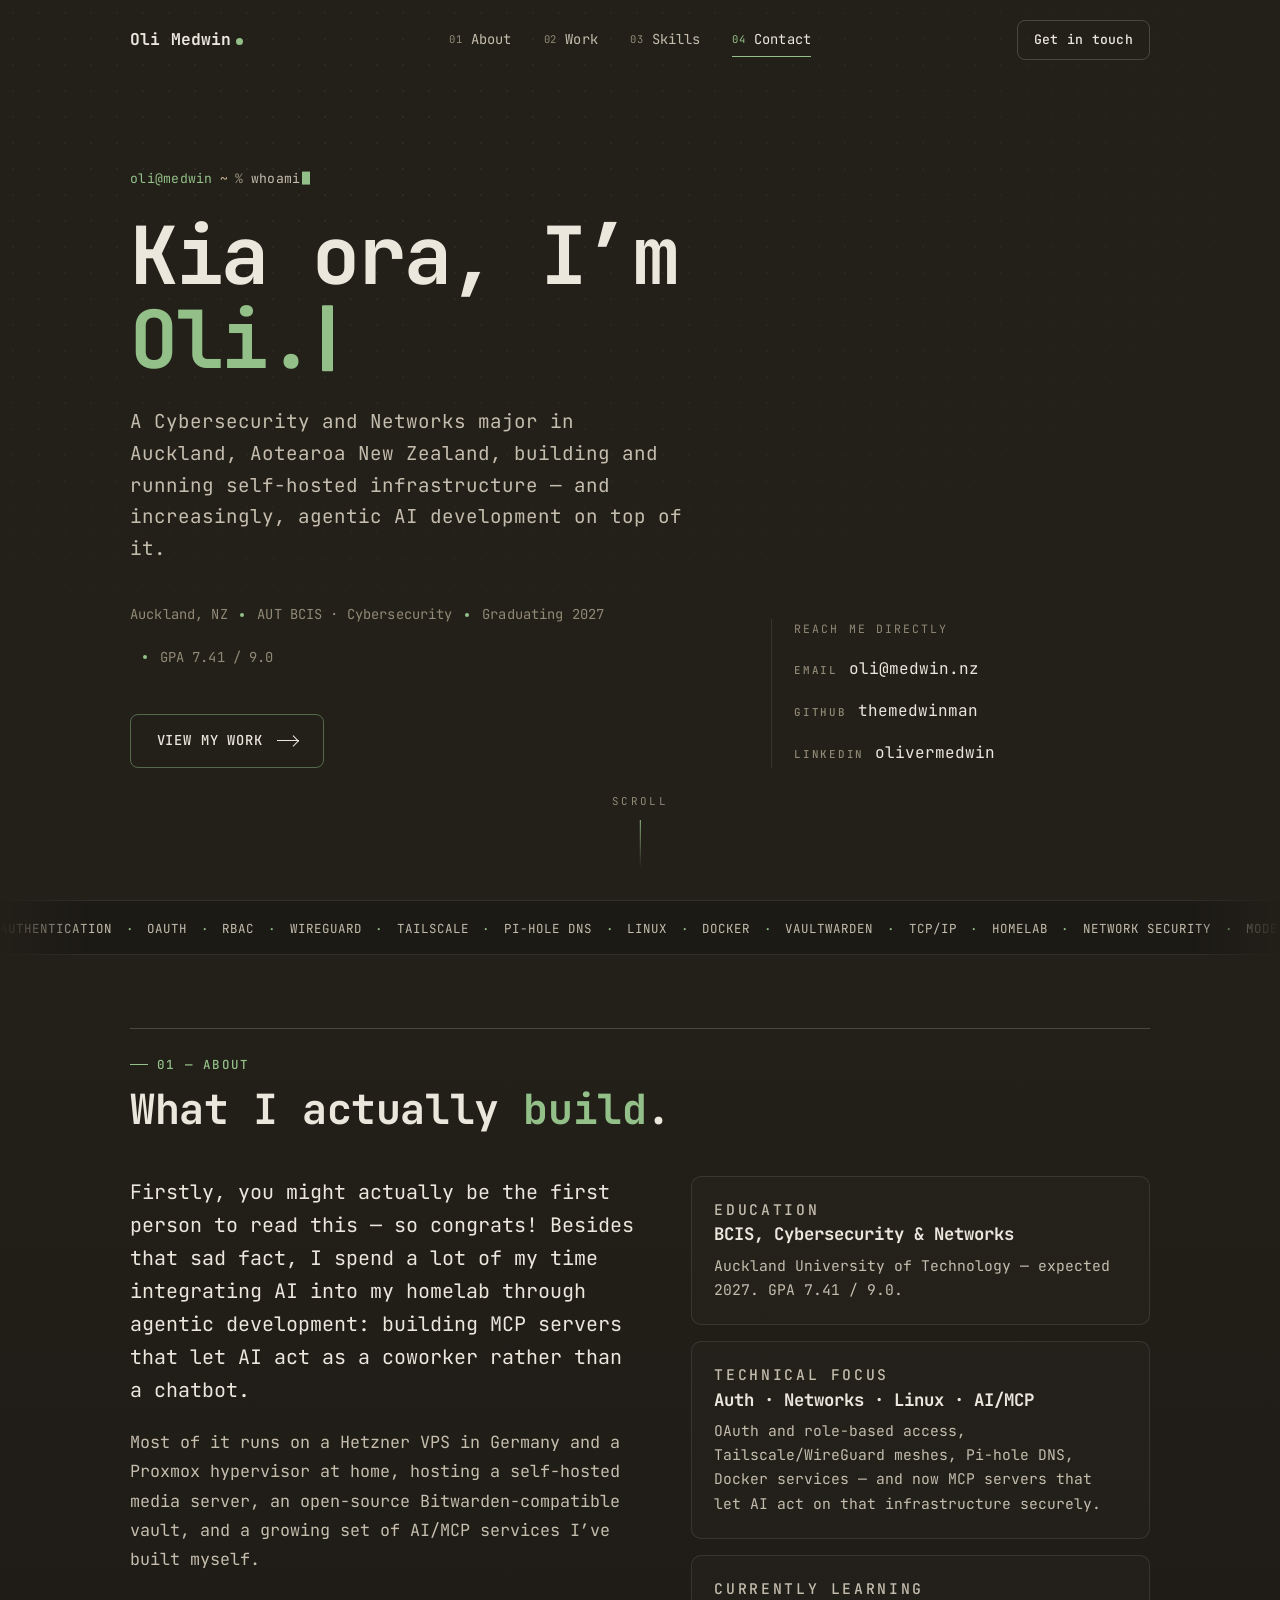
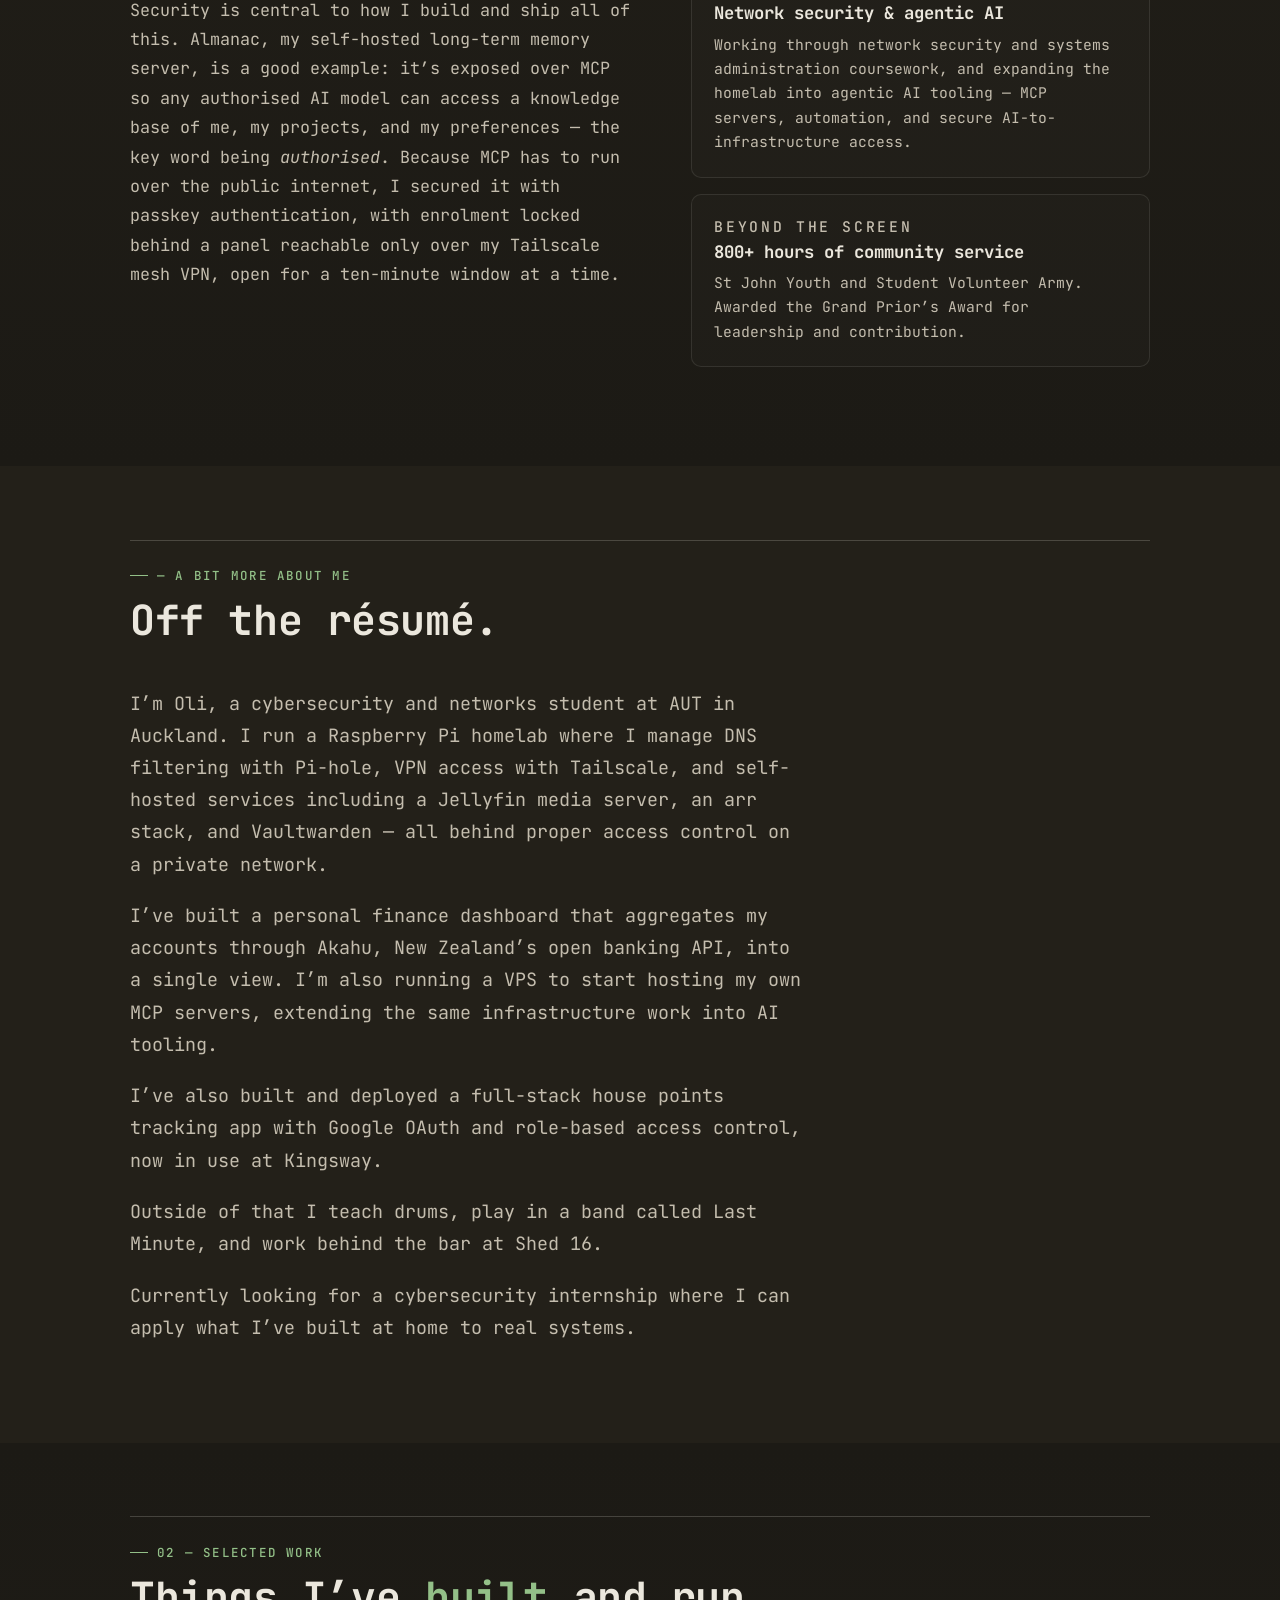
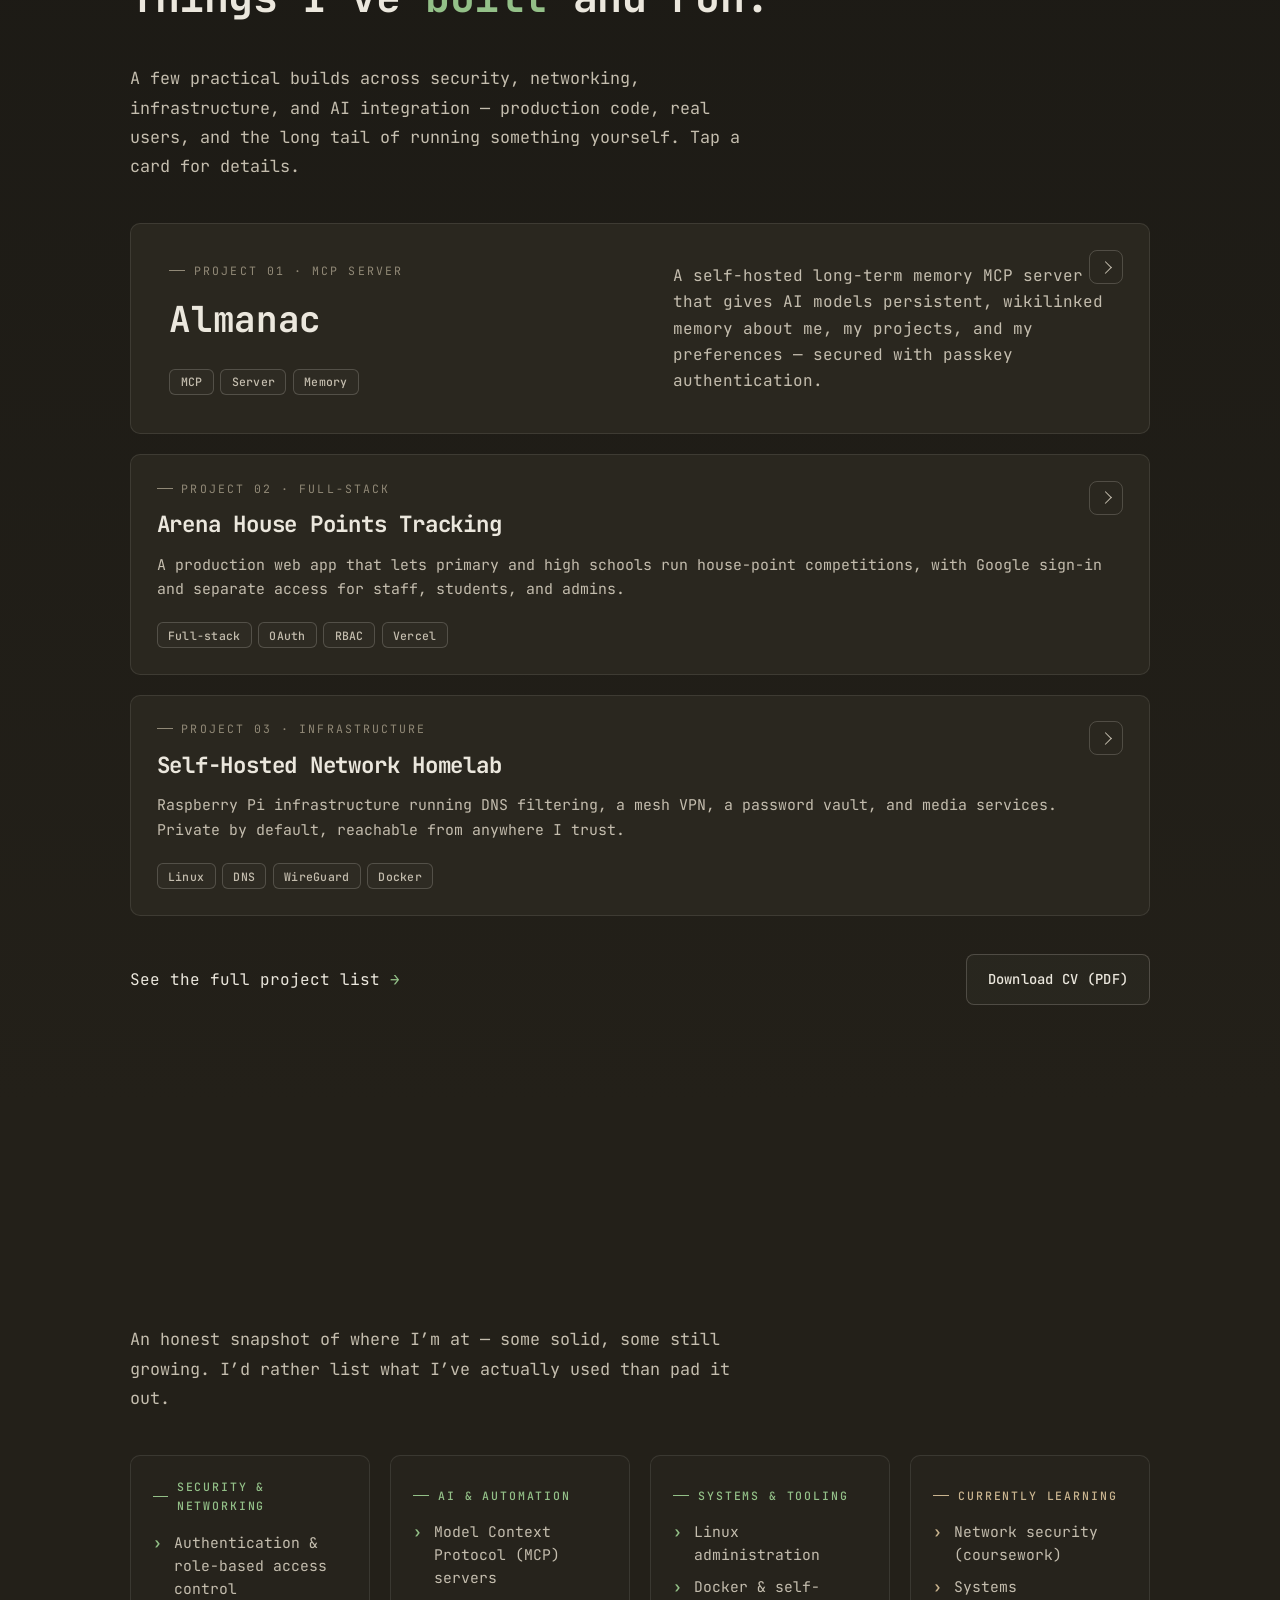
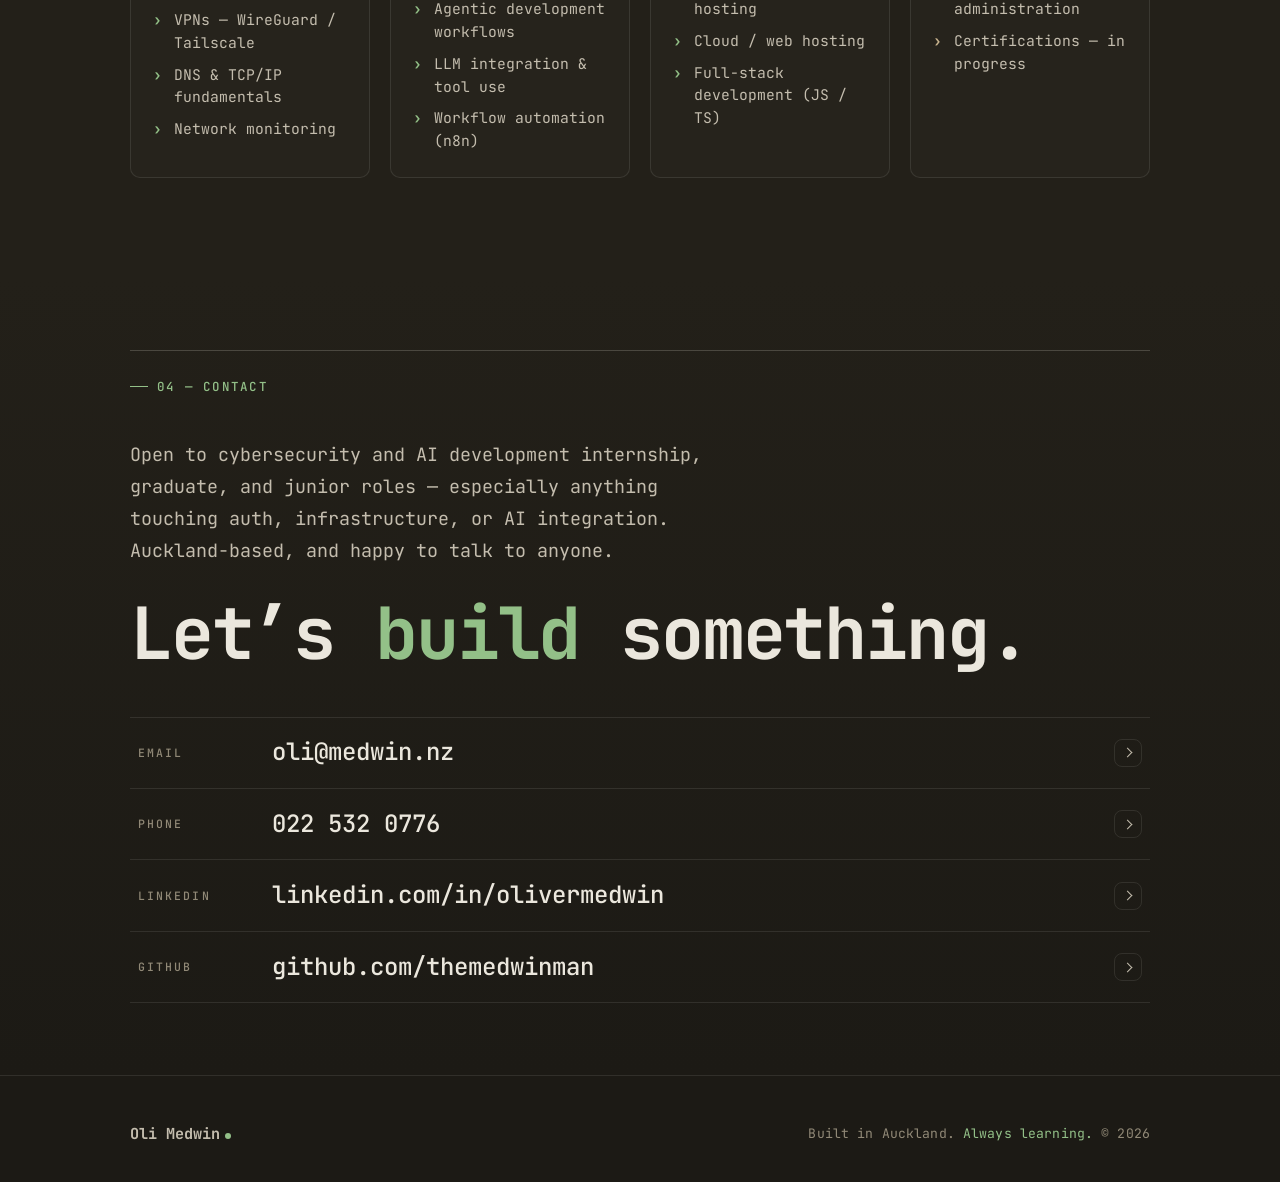
<file: medwin.nz/index.html>
<!doctype html>
<html lang="en">
  <head>
    <meta charset="utf-8" />
    <meta name="viewport" content="width=device-width, initial-scale=1" />
    <meta name="theme-color" content="#232019" />
    <meta
      name="description"
      content="Oli Medwin — AUT cybersecurity and networks student in Auckland, building toward cybersecurity and AI development roles. Authentication, self-hosted infrastructure, and AI/MCP integration."
    />

    <link rel="preconnect" href="https://fonts.googleapis.com" />
    <link rel="preconnect" href="https://fonts.gstatic.com" crossorigin />
    <link
      href="https://fonts.googleapis.com/css2?family=JetBrains+Mono:wght@400;500;700&display=swap"
      rel="stylesheet"
    />

    <link rel="stylesheet" href="style.css" />
    <noscript>
      <style>
        .reveal, .reveal-children > * { opacity: 1 !important; transform: none !important; }
      </style>
    </noscript>
    <title>Oli Medwin — Cybersecurity &amp; AI</title>
  </head>
  <body>
    <header class="nav" id="nav">
      <div class="container nav-inner">
        <a href="#top" class="nav-mark" aria-label="Oli Medwin — back to top">
          Oli Medwin<span class="dot" aria-hidden="true"></span>
        </a>
        <nav aria-label="Primary">
          <ul class="nav-links" id="nav-links">
            <li><a class="nav-link" href="#about" data-num="01" data-target="about">About</a></li>
            <li><a class="nav-link" href="#projects" data-num="02" data-target="projects">Work</a></li>
            <li><a class="nav-link" href="#skills" data-num="03" data-target="skills">Skills</a></li>
            <li><a class="nav-link" href="#contact" data-num="04" data-target="contact">Contact</a></li>
          </ul>
        </nav>
        <a href="#contact" class="nav-cta">Get in touch</a>
        <button class="nav-toggle" id="nav-toggle" aria-label="Toggle navigation" aria-expanded="false">
          <span class="nav-toggle-bars" aria-hidden="true">
            <span></span><span></span><span></span>
          </span>
        </button>
      </div>
    </header>

    <main id="top">
      <!-- =========================================================
           Hero
           ========================================================= -->
      <section class="hero" aria-labelledby="hero-title">
        <div class="container hero-grid">
          <div class="hero-lead">
            <p class="hero-prompt">
              <span class="hero-prompt-user" aria-hidden="true">oli@medwin</span>
              <span class="hero-prompt-path" aria-hidden="true">~</span>
              <span class="hero-prompt-sign" aria-hidden="true">%</span>
              <span class="hero-typed">whoami</span>
            </p>
            <h1 class="hero-title" id="hero-title">
              Kia ora, I&rsquo;m <span class="accent">Oli.</span><span class="caret" aria-hidden="true"></span>
            </h1>
            <p class="hero-tagline">
              A Cybersecurity and Networks major in Auckland, Aotearoa New Zealand, building and running self-hosted infrastructure &mdash; and increasingly, agentic AI development on top of it.
            </p>
            <ul class="hero-meta">
              <li>Auckland, NZ</li>
              <li>AUT BCIS · Cybersecurity</li>
              <li>Graduating 2027</li>
              <li>GPA 7.41 / 9.0</li>
            </ul>
            <a href="#projects" class="hero-cta">
              <span>View my work</span>
              <span class="arrow" aria-hidden="true"></span>
            </a>
          </div>

          <aside class="hero-aside" aria-label="Direct contact">
            <p class="hero-aside-label">Reach me directly</p>
            <ul class="hero-contacts">
              <li>
                <a class="hero-contact" href="mailto:oli@medwin.nz">
                  <span class="label">Email</span>
                  <span class="value">oli@medwin.nz</span>
                </a>
              </li>
              <li>
                <a class="hero-contact" href="https://github.com/themedwinman">
                  <span class="label">Github</span>
                  <span class="value">themedwinman</span>
                </a>
              </li>
              <li>
                <a class="hero-contact" href="https://www.linkedin.com/in/olivermedwin/" target="_blank" rel="noopener">
                  <span class="label">LinkedIn</span>
                  <span class="value">olivermedwin</span>
                </a>
              </li>
            </ul>
          </aside>
        </div>

        <span class="hero-scroll-cue" aria-hidden="true">Scroll</span>
      </section>

      <!-- =========================================================
           Status ticker (decorative)
           ========================================================= -->
      <div class="ticker" aria-hidden="true">
        <div class="ticker-track">
          <span class="ticker-group">
            <span>Authentication</span><span class="ticker-dot">·</span>
            <span>OAuth</span><span class="ticker-dot">·</span>
            <span>RBAC</span><span class="ticker-dot">·</span>
            <span>WireGuard</span><span class="ticker-dot">·</span>
            <span>Tailscale</span><span class="ticker-dot">·</span>
            <span>Pi-hole DNS</span><span class="ticker-dot">·</span>
            <span>Linux</span><span class="ticker-dot">·</span>
            <span>Docker</span><span class="ticker-dot">·</span>
            <span>Vaultwarden</span><span class="ticker-dot">·</span>
            <span>TCP/IP</span><span class="ticker-dot">·</span>
            <span>Homelab</span><span class="ticker-dot">·</span>
            <span>Network security</span><span class="ticker-dot">·</span>
            <span>Model Context Protocol</span><span class="ticker-dot">·</span>
            <span>Agentic AI</span><span class="ticker-dot">·</span>
            <span>AI integration &amp; development</span><span class="ticker-dot">·</span>
          </span>
          <span class="ticker-group">
            <span>Authentication</span><span class="ticker-dot">·</span>
            <span>OAuth</span><span class="ticker-dot">·</span>
            <span>RBAC</span><span class="ticker-dot">·</span>
            <span>WireGuard</span><span class="ticker-dot">·</span>
            <span>Tailscale</span><span class="ticker-dot">·</span>
            <span>Pi-hole DNS</span><span class="ticker-dot">·</span>
            <span>Linux</span><span class="ticker-dot">·</span>
            <span>Docker</span><span class="ticker-dot">·</span>
            <span>Vaultwarden</span><span class="ticker-dot">·</span>
            <span>TCP/IP</span><span class="ticker-dot">·</span>
            <span>Homelab</span><span class="ticker-dot">·</span>
            <span>Network security</span><span class="ticker-dot">·</span>
            <span>Model Context Protocol</span><span class="ticker-dot">·</span>
            <span>Agentic AI</span><span class="ticker-dot">·</span>
            <span>AI integration &amp; development</span><span class="ticker-dot">·</span>
          </span>
        </div>
      </div>

      <!-- =========================================================
           About
           ========================================================= -->
      <section class="section about" id="about" aria-labelledby="about-title">
        <div class="container">
          <header class="section-head reveal">
            <span class="section-num">01 — About</span>
            <h2 class="section-title" id="about-title">What I actually <em>build</em>.</h2>
          </header>

          <div class="about-grid">
            <div class="about-intro reveal">
              <p>
                Firstly, you might actually be the first person to read this &mdash; so congrats! Besides that sad fact, I spend a lot of my time integrating AI into my homelab through agentic development: building MCP servers that let AI act as a coworker rather than a chatbot.
              </p>
              <p>
                Most of it runs on a Hetzner VPS in Germany and a Proxmox hypervisor at home, hosting a self-hosted media server, an open-source Bitwarden-compatible vault, and a growing set of AI/MCP services I&rsquo;ve built myself.
              </p>
              <p>
                Security is central to how I build and ship all of this. Almanac, my self-hosted long-term memory server, is a good example: it&rsquo;s exposed over MCP so any authorised AI model can access a knowledge base of me, my projects, and my preferences &mdash; the key word being <em>authorised</em>. Because MCP has to run over the public internet, I secured it with passkey authentication, with enrolment locked behind a panel reachable only over my Tailscale mesh VPN, open for a ten-minute window at a time.
              </p>
            </div>

            <div class="about-cards reveal-children">
              <article class="about-card">
                <p class="about-card-label">Education</p>
                <h3>BCIS, Cybersecurity &amp; Networks</h3>
                <p>Auckland University of Technology — expected 2027. GPA 7.41 / 9.0.</p>
              </article>

              <article class="about-card">
                <p class="about-card-label">Technical focus</p>
                <h3>Auth · Networks · Linux · AI/MCP</h3>
                <p>OAuth and role-based access, Tailscale/WireGuard meshes, Pi-hole DNS, Docker services — and now MCP servers that let AI act on that infrastructure securely.</p>
              </article>

              <article class="about-card">
                <p class="about-card-label">Currently learning</p>
                <h3>Network security &amp; agentic AI</h3>
                <p>Working through network security and systems administration coursework, and expanding the homelab into agentic AI tooling — MCP servers, automation, and secure AI-to-infrastructure access.</p>
              </article>

              <article class="about-card">
                <p class="about-card-label">Beyond the screen</p>
                <h3>800+ hours of community service</h3>
                <p>St John Youth and Student Volunteer Army. Awarded the Grand Prior&rsquo;s Award for leadership and contribution.</p>
              </article>
            </div>
          </div>
        </div>
      </section>

      <!-- =========================================================
           Bio (personal — Oli to write)
           ========================================================= -->
      <section class="section bio" id="bio" aria-labelledby="bio-title">
        <div class="container">
          <header class="section-head reveal">
            <span class="section-num">— A bit more about me</span>
            <h2 class="section-title" id="bio-title">Off the r&eacute;sum&eacute;.</h2>
          </header>

          <div class="bio-body reveal">
            <p>
              I&rsquo;m Oli, a cybersecurity and networks student at AUT in Auckland. I run a Raspberry Pi
              homelab where I manage DNS filtering with Pi-hole, VPN access with Tailscale, and self-hosted
              services including a Jellyfin media server, an arr stack, and Vaultwarden &mdash; all behind
              proper access control on a private network.
            </p>
            <p>
              I&rsquo;ve built a personal finance dashboard that aggregates my accounts through Akahu, New
              Zealand&rsquo;s open banking API, into a single view. I&rsquo;m also running a VPS to start
              hosting my own MCP servers, extending the same infrastructure work into AI tooling.
            </p>
            <p>
              I&rsquo;ve also built and deployed a full-stack house points tracking app with Google OAuth
              and role-based access control, now in use at Kingsway.
            </p>
            <p>
              Outside of that I teach drums, play in a band called Last Minute, and work behind the bar at
              Shed 16.
            </p>
            <p>
              Currently looking for a cybersecurity internship where I can apply what I&rsquo;ve built at
              home to real systems.
            </p>
          </div>
        </div>
      </section>

      <!-- =========================================================
           Projects
           ========================================================= -->
      <section class="section projects" id="projects" aria-labelledby="projects-title">
        <div class="container">
          <header class="section-head reveal">
            <span class="section-num">02 — Selected work</span>
            <h2 class="section-title" id="projects-title">Things I&rsquo;ve <em>built</em> and run.</h2>
          </header>

          <p class="section-lede reveal">
            A few practical builds across security, networking, infrastructure, and AI integration —
            production code, real users, and the long tail of running something yourself. Tap a card for details.
          </p>

          <div class="project-grid project-grid--featured reveal-children" style="margin-top: 2.6rem;" data-projects-grid="featured">
            <button
              type="button"
              class="project-card project-card--featured project-expand"
              aria-haspopup="dialog"
              aria-controls="project-modal"
              aria-label="Open project details for Almanac"
            >
              <span class="project-card-cta" aria-hidden="true"></span>
              <div class="project-card-inner">
                <span class="project-card-num">Project 01 · MCP Server</span>
                <h3>Almanac</h3>
                <p>
                  A self-hosted long-term memory MCP server that gives AI models persistent, wikilinked
                  memory about me, my projects, and my preferences — secured with passkey authentication.
                </p>
                <div class="project-card-tags">
                  <span class="tag">MCP</span>
                  <span class="tag">Server</span>
                  <span class="tag">Memory</span>
                </div>
              </div>
              <div class="project-details" hidden>
                <p>
                  Almanac is a long-term persistent memory MCP server for use with LLMs like Claude and
                  ChatGPT. Every fact, project, person, or preference I mention gets recorded as a raw
                  observation, then folded daily by a separate linting agent into prose dossier pages
                  connected into a linked knowledge graph.
                </p>
                <h4>Highlights</h4>
                <ul>
                  <li>Self-hosted MCP server exposing a personal knowledge base to AI assistants.</li>
                  <li>Daily linting agent folds raw observations into linked, structured pages.</li>
                  <li>Secured with passkey authentication; enrolment is locked behind a panel reachable only over Tailscale, open for a ten-minute window at a time.</li>
                  <li>Stack: Deno, TypeScript, SQLite (FTS5), MCP SDK, OAuth 2.1 for public clients.</li>
                </ul>
              </div>
            </button>

            <button
              type="button"
              class="project-card project-expand"
              aria-haspopup="dialog"
              aria-controls="project-modal"
              aria-label="Open project details for Arena House Points Tracking web app"
            >
              <span class="project-card-cta" aria-hidden="true"></span>
              <div class="project-card-inner">
                <span class="project-card-num">Project 02 · Full-stack</span>
                <h3>Arena House Points Tracking</h3>
                <p>
                  A production web app that lets primary and high schools run house-point competitions,
                  with Google sign-in and separate access for staff, students, and admins.
                </p>
                <div class="project-card-tags">
                  <span class="tag">Full-stack</span>
                  <span class="tag">OAuth</span>
                  <span class="tag">RBAC</span>
                  <span class="tag">Vercel</span>
                </div>
              </div>
              <div class="project-details" hidden>
                <p>
                  A production app for running school house-point competitions end-to-end — staff award
                  points, students see standings, and admins manage the whole thing.
                </p>
                <h4>Highlights</h4>
                <ul>
                  <li>Built and shipped the full app to production on cloud hosting.</li>
                  <li>Google OAuth sign-in with role-based access for staff, students, and admins.</li>
                  <li>Stack: JavaScript / TypeScript, OAuth, Vercel.</li>
                  <li>Live: <a href="https://arenapointstracking.vercel.app/" target="_blank" rel="noopener">arenapointstracking.vercel.app</a></li>
                  <!-- TODO: add real scale/outcome (e.g. number of schools/users) and a repo link if public. -->
                </ul>
              </div>
            </button>

            <button
              type="button"
              class="project-card project-expand"
              aria-haspopup="dialog"
              aria-controls="project-modal"
              aria-label="Open project details for self-hosted network homelab"
            >
              <span class="project-card-cta" aria-hidden="true"></span>
              <div class="project-card-inner">
                <span class="project-card-num">Project 03 · Infrastructure</span>
                <h3>Self-Hosted Network Homelab</h3>
                <p>
                  Raspberry Pi infrastructure running DNS filtering, a mesh VPN, a password vault, and
                  media services. Private by default, reachable from anywhere I trust.
                </p>
                <div class="project-card-tags">
                  <span class="tag">Linux</span>
                  <span class="tag">DNS</span>
                  <span class="tag">WireGuard</span>
                  <span class="tag">Docker</span>
                </div>
              </div>
              <div class="project-details" hidden>
                <p>
                  A self-managed network built around privacy, reliability, and secure access — and real
                  experience with the unglamorous parts of running infrastructure.
                </p>
                <h4>Highlights</h4>
                <ul>
                  <li>Pi-hole DNS filtering across the network.</li>
                  <li>Tailscale / WireGuard mesh VPN for secure remote access, with per-service access rules.</li>
                  <li>Vaultwarden, Jellyfin, and Syncthing running in Docker over the private VPN.</li>
                  <li>NAS backups with user-based access control.</li>
                  <li>Stack: Linux, Docker, DNS, WireGuard, role-based access.</li>
                </ul>
              </div>
            </button>
          </div>

          <div class="projects-footer reveal">
            <a href="projects.html" class="projects-link">See the full project list</a>
            <a href="cv.pdf" class="btn">Download CV (PDF)</a>
          </div>
        </div>
      </section>

      <!-- =========================================================
           Skills
           ========================================================= -->
      <section class="section skills" id="skills" aria-labelledby="skills-title">
        <div class="container">
          <header class="section-head reveal">
            <span class="section-num">03 — Skills</span>
            <h2 class="section-title" id="skills-title">What I <em>work with</em>.</h2>
          </header>

          <p class="section-lede reveal">
            An honest snapshot of where I&rsquo;m at — some solid, some still growing. I&rsquo;d rather
            list what I&rsquo;ve actually used than pad it out.
          </p>

          <div class="skills-grid reveal-children" style="margin-top: 2.6rem;">
            <article class="skill-group">
              <h3>Security &amp; networking</h3>
              <ul class="skill-list">
                <li>Authentication &amp; role-based access control</li>
                <li>VPNs — WireGuard / Tailscale</li>
                <li>DNS &amp; TCP/IP fundamentals</li>
                <li>Network monitoring</li>
              </ul>
            </article>

            <article class="skill-group">
              <h3>AI &amp; automation</h3>
              <ul class="skill-list">
                <li>Model Context Protocol (MCP) servers</li>
                <li>Agentic development workflows</li>
                <li>LLM integration &amp; tool use</li>
                <li>Workflow automation (n8n)</li>
              </ul>
            </article>

            <article class="skill-group">
              <h3>Systems &amp; tooling</h3>
              <ul class="skill-list">
                <li>Linux administration</li>
                <li>Docker &amp; self-hosting</li>
                <li>Cloud / web hosting</li>
                <li>Full-stack development (JS / TS)</li>
              </ul>
            </article>

            <article class="skill-group is-learning">
              <h3>Currently learning</h3>
              <ul class="skill-list">
                <li>Network security (coursework)</li>
                <li>Systems administration</li>
                <li>Certifications — in progress</li>
              </ul>
            </article>
          </div>
        </div>
      </section>

      <!-- =========================================================
           Contact
           ========================================================= -->
      <section class="section contact" id="contact" aria-labelledby="contact-title">
        <div class="container">
          <header class="section-head reveal">
            <span class="section-num">04 — Contact</span>
          </header>

          <div class="reveal">
            <p class="contact-lede">
              Open to cybersecurity and AI development internship, graduate, and junior roles — especially
              anything touching auth, infrastructure, or AI integration. Auckland-based, and happy to talk
              to anyone.
            </p>
            <h2 class="contact-title" id="contact-title">Let&rsquo;s <em>build</em> something.</h2>
          </div>

          <ul class="contact-channels reveal-children">
            <li class="contact-channel">
              <a href="mailto:oli@medwin.nz">
                <span class="contact-channel-label">Email</span>
                <span class="contact-channel-value">oli@medwin.nz</span>
                <span class="contact-channel-arrow" aria-hidden="true"></span>
              </a>
            </li>
            <li class="contact-channel">
              <a href="tel:+64225320776">
                <span class="contact-channel-label">Phone</span>
                <span class="contact-channel-value">022 532 0776</span>
                <span class="contact-channel-arrow" aria-hidden="true"></span>
              </a>
            </li>
            <li class="contact-channel">
              <a href="https://www.linkedin.com/in/olivermedwin/" target="_blank" rel="noopener">
                <span class="contact-channel-label">LinkedIn</span>
                <span class="contact-channel-value">linkedin.com/in/olivermedwin</span>
                <span class="contact-channel-arrow" aria-hidden="true"></span>
              </a>
            </li>
            <li class="contact-channel">
              <a href="https://github.com/themedwinman" target="_blank" rel="noopener">
                <span class="contact-channel-label">GitHub</span>
                <span class="contact-channel-value">github.com/themedwinman</span>
                <span class="contact-channel-arrow" aria-hidden="true"></span>
              </a>
            </li>
          </ul>
        </div>
      </section>
    </main>

    <footer class="site-footer">
      <div class="container site-footer-inner">
        <span class="footer-mark">Oli Medwin<span class="dot" aria-hidden="true"></span></span>
        <p class="footer-note">
          Built in Auckland. <span class="accent">Always learning.</span> &copy; <span class="js-year"></span>
        </p>
      </div>
    </footer>

    <div class="modal-overlay" id="project-overlay" aria-hidden="true" aria-label="Project details overlay">
      <div
        class="project-modal"
        id="project-modal"
        role="dialog"
        aria-modal="true"
        aria-labelledby="project-modal-title"
      >
        <div class="project-modal-head">
          <h2 id="project-modal-title">Project</h2>
          <button type="button" class="modal-close" id="project-modal-close" aria-label="Close project details">×</button>
        </div>
        <div class="project-modal-body" id="project-modal-body"></div>
      </div>
    </div>

    <script defer src="script.js"></script>
    <script type="module" src="projects-data.js"></script>
  </body>
</html>
</file>
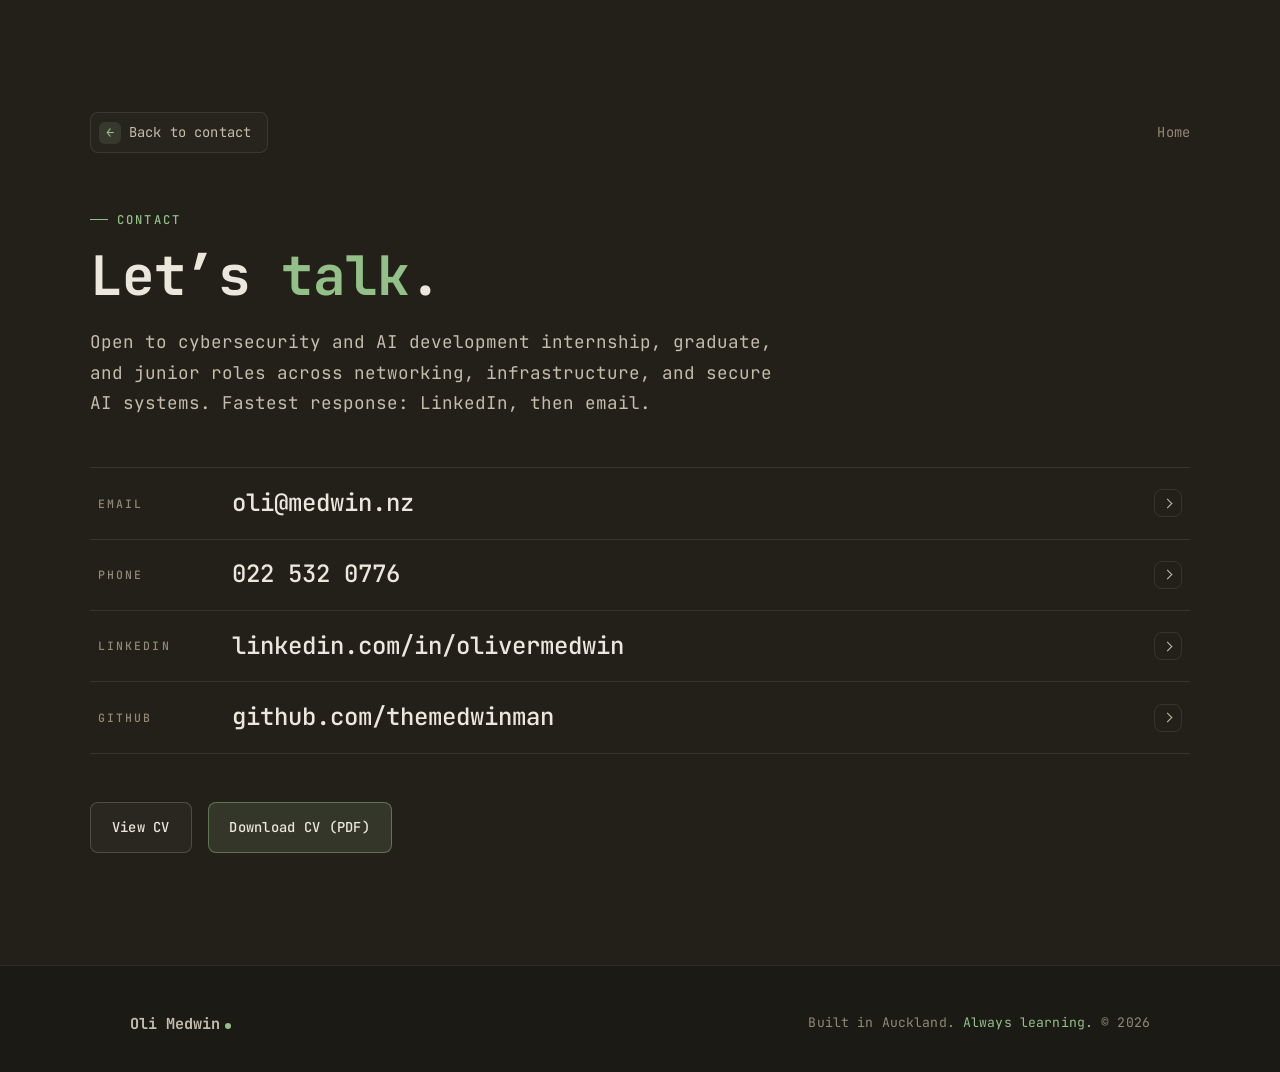
<file: medwin.nz/contact.html>
<!doctype html>
<html lang="en">
  <head>
    <meta charset="utf-8" />
    <meta name="viewport" content="width=device-width, initial-scale=1" />
    <meta
      name="description"
      content="Contact Oli Medwin — email, phone, LinkedIn, and GitHub. Auckland-based, open to cybersecurity and AI roles."
    />

    <meta name="theme-color" content="#232019" />
    <link rel="preconnect" href="https://fonts.googleapis.com" />
    <link rel="preconnect" href="https://fonts.gstatic.com" crossorigin />
    <link
      href="https://fonts.googleapis.com/css2?family=JetBrains+Mono:wght@400;500;700&display=swap"
      rel="stylesheet"
    />

    <link rel="stylesheet" href="style.css" />
    <title>Oli Medwin | Contact</title>
  </head>
  <body class="detail-page">
    <main class="detail-main">
      <section class="detail-shell" aria-labelledby="contact-title">
        <div class="detail-top">
          <a class="back-link" href="index.html#contact">Back to contact</a>
          <a class="back-link back-link-subtle" href="index.html">Home</a>
        </div>

        <p class="detail-kicker">Contact</p>
        <h1 class="detail-title" id="contact-title">Let&rsquo;s <em>talk</em>.</h1>
        <p class="detail-lead">
          Open to cybersecurity and AI development internship, graduate, and junior roles across
          networking, infrastructure, and secure AI systems. Fastest response: LinkedIn, then email.
        </p>

        <ul class="contact-channels detail-section">
          <li class="contact-channel">
            <a href="mailto:oli@medwin.nz">
              <span class="contact-channel-label">Email</span>
              <span class="contact-channel-value">oli@medwin.nz</span>
              <span class="contact-channel-arrow" aria-hidden="true"></span>
            </a>
          </li>
          <li class="contact-channel">
            <a href="tel:+64225320776">
              <span class="contact-channel-label">Phone</span>
              <span class="contact-channel-value">022 532 0776</span>
              <span class="contact-channel-arrow" aria-hidden="true"></span>
            </a>
          </li>
          <li class="contact-channel">
            <a href="https://www.linkedin.com/in/olivermedwin/" target="_blank" rel="noopener">
              <span class="contact-channel-label">LinkedIn</span>
              <span class="contact-channel-value">linkedin.com/in/olivermedwin</span>
              <span class="contact-channel-arrow" aria-hidden="true"></span>
            </a>
          </li>
          <li class="contact-channel">
            <a href="https://github.com/themedwinman" target="_blank" rel="noopener">
              <span class="contact-channel-label">GitHub</span>
              <span class="contact-channel-value">github.com/themedwinman</span>
              <span class="contact-channel-arrow" aria-hidden="true"></span>
            </a>
          </li>
        </ul>

        <div class="page-actions">
          <a class="btn" href="cv.html">View CV</a>
          <a class="btn btn-accent" href="cv.pdf">Download CV (PDF)</a>
        </div>
      </section>
    </main>

    <footer class="site-footer">
      <div class="container site-footer-inner">
        <span class="footer-mark">Oli Medwin<span class="dot" aria-hidden="true"></span></span>
        <p class="footer-note">
          Built in Auckland. <span class="accent">Always learning.</span> &copy; <span class="js-year"></span>
        </p>
      </div>
    </footer>

    <script defer src="script.js"></script>
  </body>
</html>
</file>
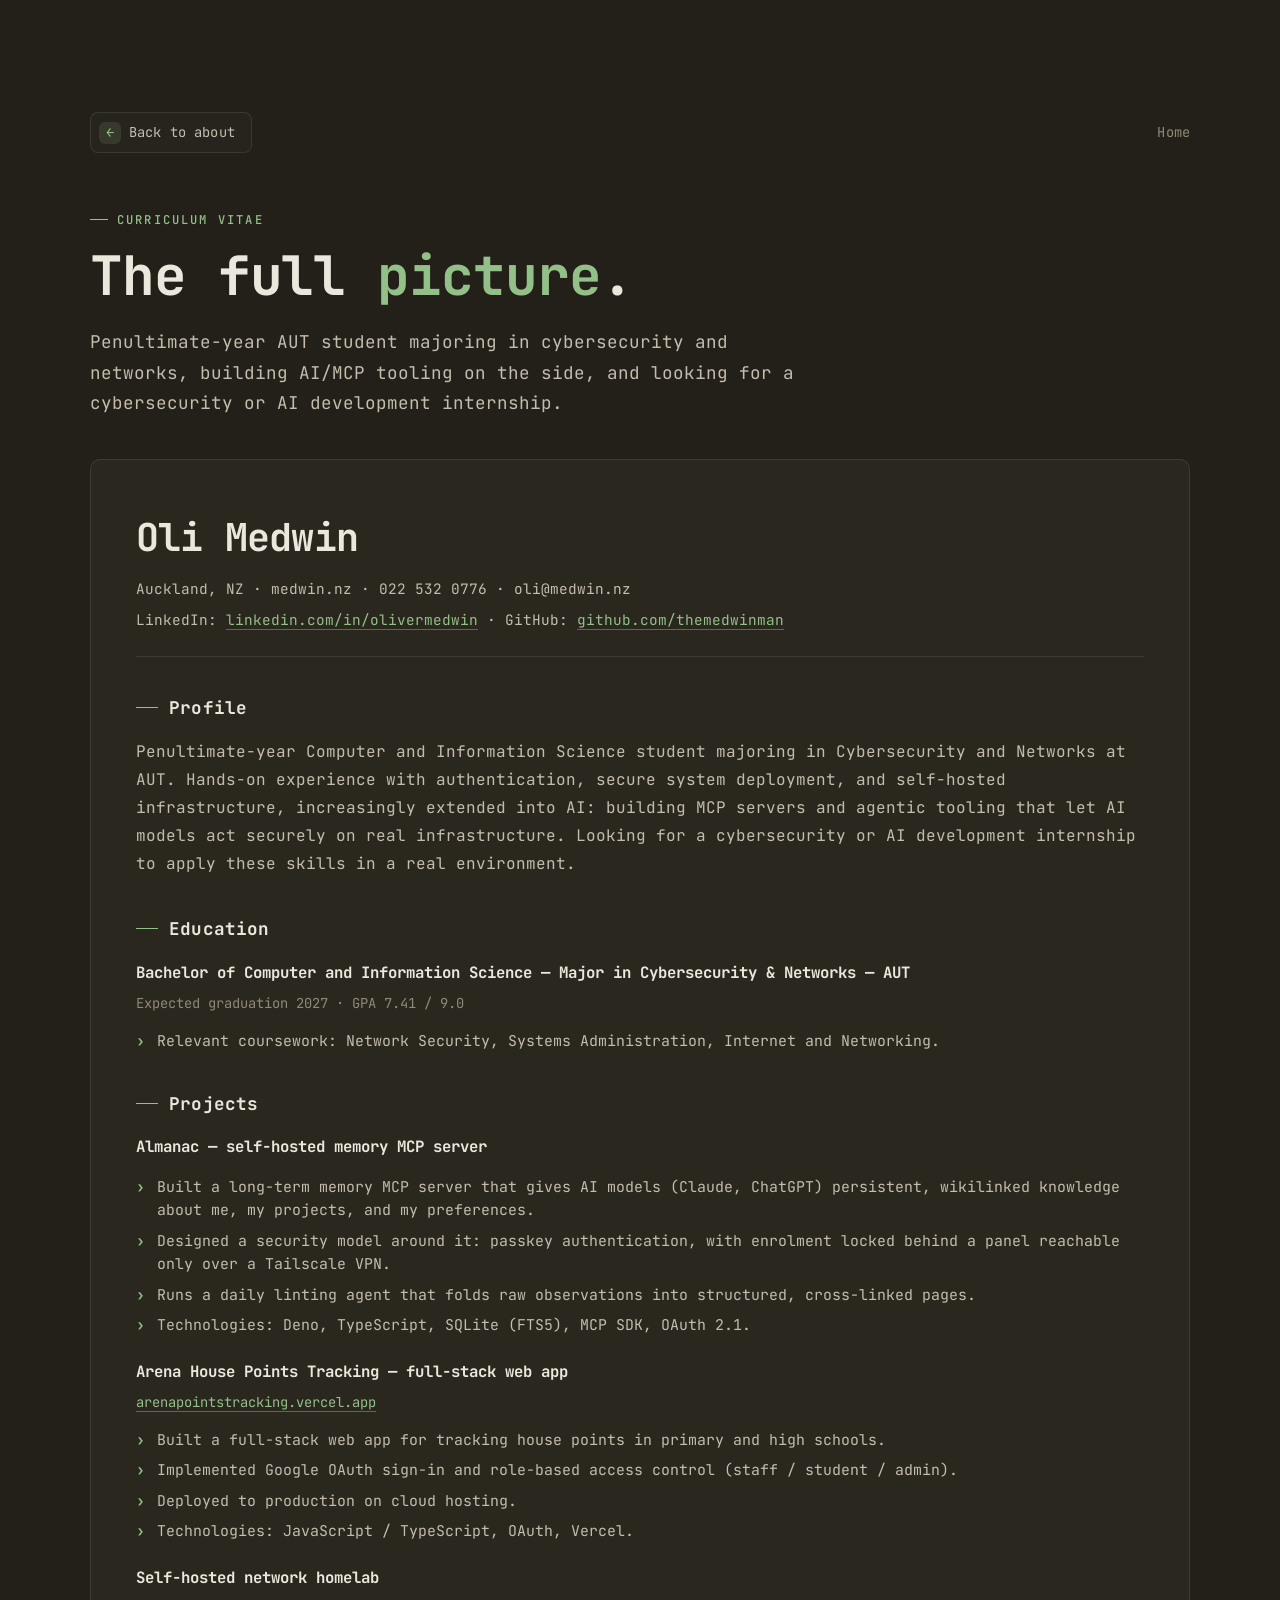
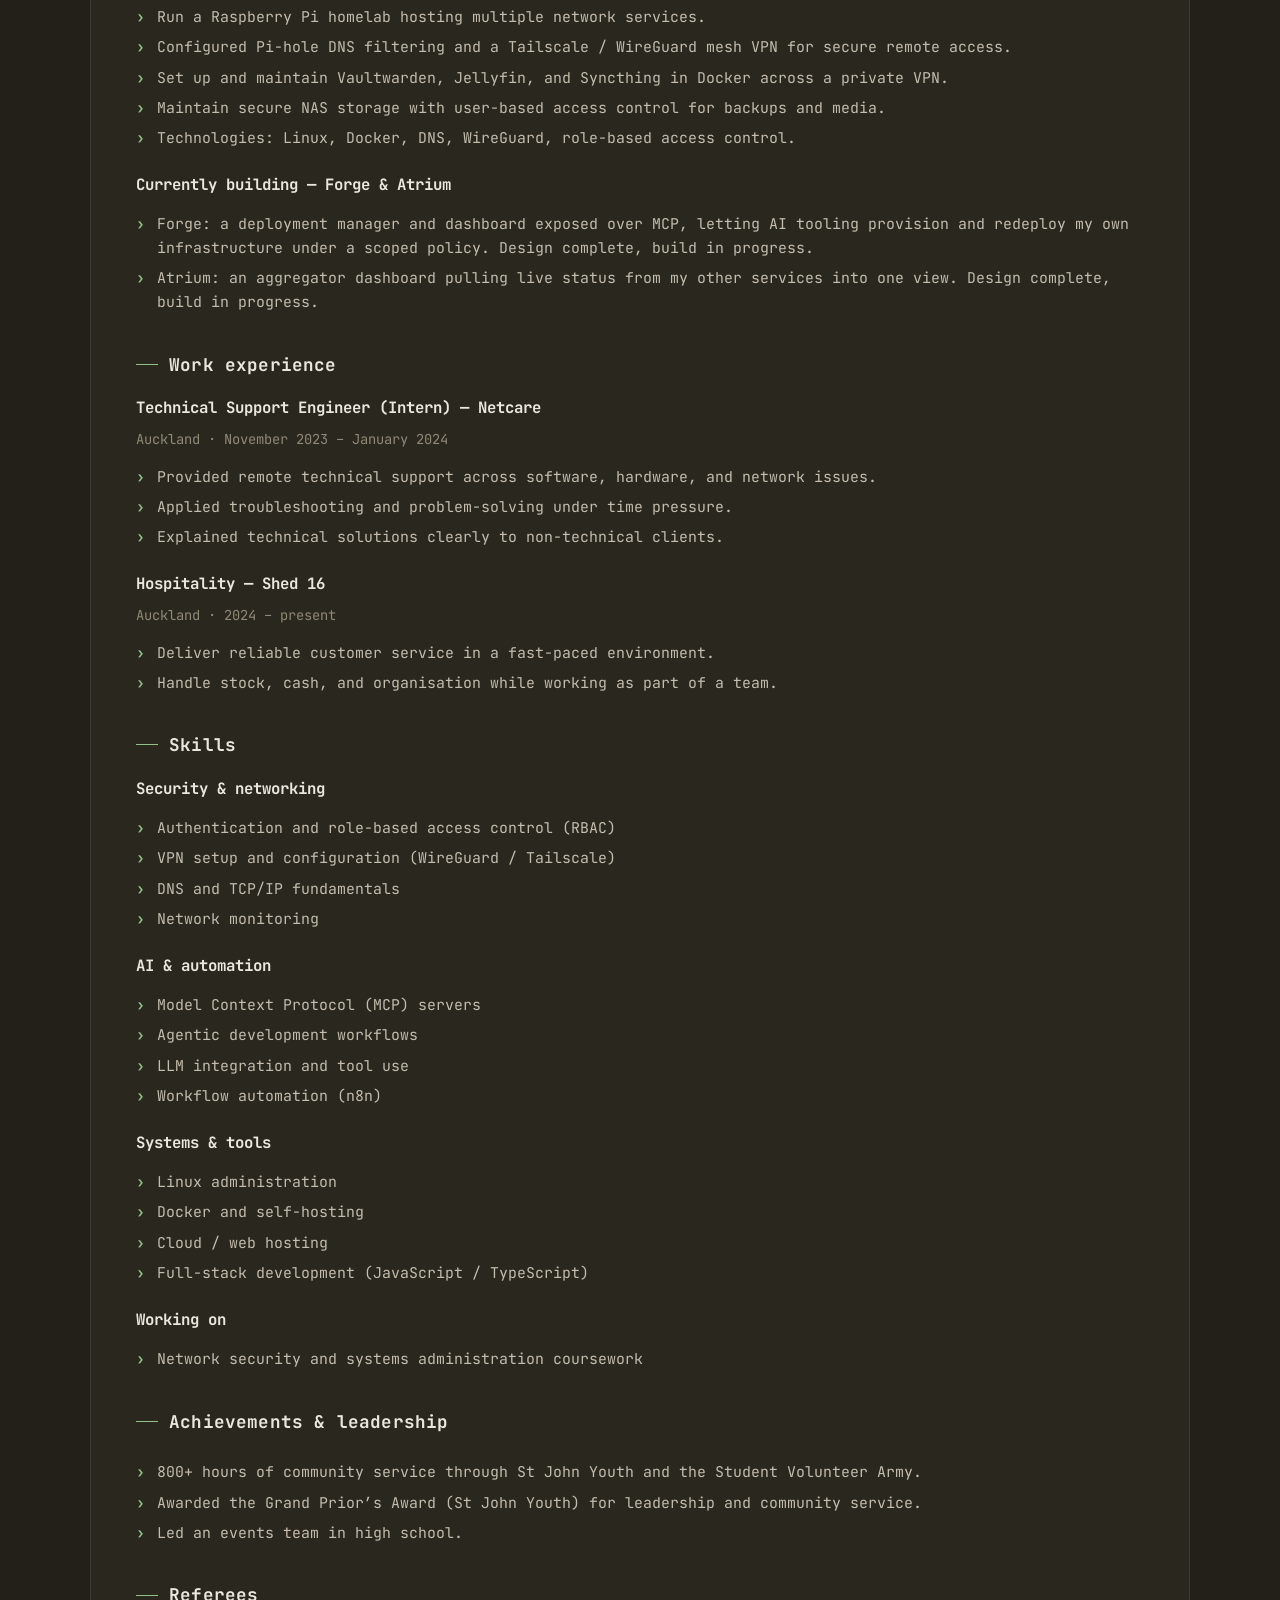
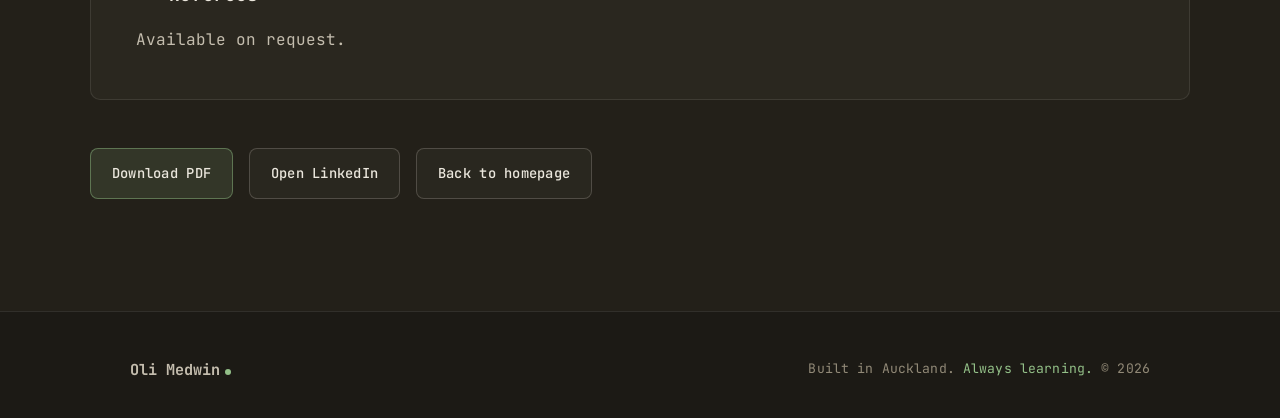
<file: medwin.nz/cv.html>
<!doctype html>
<html lang="en">
  <head>
    <meta charset="utf-8" />
    <meta name="viewport" content="width=device-width, initial-scale=1" />
    <meta
      name="description"
      content="Oli Medwin CV — education, projects, experience, and technical focus in cybersecurity, networks, and AI development."
    />

    <meta name="theme-color" content="#232019" />
    <link rel="preconnect" href="https://fonts.googleapis.com" />
    <link rel="preconnect" href="https://fonts.gstatic.com" crossorigin />
    <link
      href="https://fonts.googleapis.com/css2?family=JetBrains+Mono:wght@400;500;700&display=swap"
      rel="stylesheet"
    />

    <link rel="stylesheet" href="style.css" />
    <title>Oli Medwin | CV</title>
  </head>
  <body class="detail-page">
    <main class="detail-main">
      <section class="detail-shell" aria-labelledby="cv-title">
        <div class="detail-top">
          <a class="back-link" href="index.html#about">Back to about</a>
          <a class="back-link back-link-subtle" href="index.html">Home</a>
        </div>

        <p class="detail-kicker">Curriculum vitae</p>
        <h1 class="detail-title" id="cv-title">The full <em>picture</em>.</h1>
        <p class="detail-lead">Penultimate-year AUT student majoring in cybersecurity and networks, building AI/MCP tooling on the side, and looking for a cybersecurity or AI development internship.</p>

        <article class="cv-paper detail-cv-paper">
          <div class="cv-header">
            <h2 class="cv-title">Oli Medwin</h2>
            <p class="cv-subtitle">Auckland, NZ · medwin.nz · 022 532 0776 · oli@medwin.nz</p>
            <p class="cv-subtitle">
              LinkedIn: <a href="https://www.linkedin.com/in/olivermedwin/" target="_blank" rel="noopener">linkedin.com/in/olivermedwin</a>
              · GitHub: <a href="https://github.com/themedwinman" target="_blank" rel="noopener">github.com/themedwinman</a>
            </p>
          </div>

          <section class="cv-section" aria-labelledby="profile-title">
            <h3 id="profile-title">Profile</h3>
            <p>
              Penultimate-year Computer and Information Science student majoring in Cybersecurity and
              Networks at AUT. Hands-on experience with authentication, secure system deployment, and
              self-hosted infrastructure, increasingly extended into AI: building MCP servers and
              agentic tooling that let AI models act securely on real infrastructure. Looking for a
              cybersecurity or AI development internship to apply these skills in a real environment.
            </p>
          </section>

          <section class="cv-section" aria-labelledby="edu-title">
            <h3 id="edu-title">Education</h3>
            <div class="cv-row">
              <div class="cv-item-title">Bachelor of Computer and Information Science — Major in Cybersecurity &amp; Networks — AUT</div>
              <div class="cv-item-subtitle">Expected graduation 2027 · GPA 7.41 / 9.0</div>
              <ul class="cv-list">
                <li>Relevant coursework: Network Security, Systems Administration, Internet and Networking.</li>
              </ul>
            </div>
          </section>

          <section class="cv-section" aria-labelledby="projects-title">
            <h3 id="projects-title">Projects</h3>

            <div class="cv-row">
              <div class="cv-item-title">Almanac — self-hosted memory MCP server</div>
              <ul class="cv-list">
                <li>Built a long-term memory MCP server that gives AI models (Claude, ChatGPT) persistent, wikilinked knowledge about me, my projects, and my preferences.</li>
                <li>Designed a security model around it: passkey authentication, with enrolment locked behind a panel reachable only over a Tailscale VPN.</li>
                <li>Runs a daily linting agent that folds raw observations into structured, cross-linked pages.</li>
                <li>Technologies: Deno, TypeScript, SQLite (FTS5), MCP SDK, OAuth 2.1.</li>
              </ul>
            </div>

            <div class="cv-row">
              <div class="cv-item-title">Arena House Points Tracking — full-stack web app</div>
              <div class="cv-item-subtitle">
                <a href="https://arenapointstracking.vercel.app/" target="_blank" rel="noopener">arenapointstracking.vercel.app</a>
              </div>
              <ul class="cv-list">
                <li>Built a full-stack web app for tracking house points in primary and high schools.</li>
                <li>Implemented Google OAuth sign-in and role-based access control (staff / student / admin).</li>
                <li>Deployed to production on cloud hosting.</li>
                <li>Technologies: JavaScript / TypeScript, OAuth, Vercel.</li>
                <!-- TODO: add real scale/outcome (schools or users) if you have it. -->
              </ul>
            </div>

            <div class="cv-row">
              <div class="cv-item-title">Self-hosted network homelab</div>
              <ul class="cv-list">
                <li>Run a Raspberry Pi homelab hosting multiple network services.</li>
                <li>Configured Pi-hole DNS filtering and a Tailscale / WireGuard mesh VPN for secure remote access.</li>
                <li>Set up and maintain Vaultwarden, Jellyfin, and Syncthing in Docker across a private VPN.</li>
                <li>Maintain secure NAS storage with user-based access control for backups and media.</li>
                <li>Technologies: Linux, Docker, DNS, WireGuard, role-based access control.</li>
              </ul>
            </div>

            <div class="cv-row">
              <div class="cv-item-title">Currently building — Forge &amp; Atrium</div>
              <ul class="cv-list">
                <li>Forge: a deployment manager and dashboard exposed over MCP, letting AI tooling provision and redeploy my own infrastructure under a scoped policy. Design complete, build in progress.</li>
                <li>Atrium: an aggregator dashboard pulling live status from my other services into one view. Design complete, build in progress.</li>
              </ul>
            </div>
          </section>

          <section class="cv-section" aria-labelledby="exp-title">
            <h3 id="exp-title">Work experience</h3>
            <div class="cv-row">
              <div class="cv-item-title">Technical Support Engineer (Intern) — Netcare</div>
              <div class="cv-item-subtitle">Auckland · November 2023 – January 2024</div>
              <ul class="cv-list">
                <li>Provided remote technical support across software, hardware, and network issues.</li>
                <li>Applied troubleshooting and problem-solving under time pressure.</li>
                <li>Explained technical solutions clearly to non-technical clients.</li>
              </ul>
            </div>

            <div class="cv-row">
              <div class="cv-item-title">Hospitality — Shed 16</div>
              <div class="cv-item-subtitle">Auckland · 2024 – present</div>
              <ul class="cv-list">
                <li>Deliver reliable customer service in a fast-paced environment.</li>
                <li>Handle stock, cash, and organisation while working as part of a team.</li>
              </ul>
            </div>
          </section>

          <section class="cv-section" aria-labelledby="skills-title">
            <h3 id="skills-title">Skills</h3>
            <div class="cv-row">
              <div class="cv-item-title">Security &amp; networking</div>
              <ul class="cv-list">
                <li>Authentication and role-based access control (RBAC)</li>
                <li>VPN setup and configuration (WireGuard / Tailscale)</li>
                <li>DNS and TCP/IP fundamentals</li>
                <li>Network monitoring</li>
              </ul>
            </div>

            <div class="cv-row">
              <div class="cv-item-title">AI &amp; automation</div>
              <ul class="cv-list">
                <li>Model Context Protocol (MCP) servers</li>
                <li>Agentic development workflows</li>
                <li>LLM integration and tool use</li>
                <li>Workflow automation (n8n)</li>
              </ul>
            </div>

            <div class="cv-row">
              <div class="cv-item-title">Systems &amp; tools</div>
              <ul class="cv-list">
                <li>Linux administration</li>
                <li>Docker and self-hosting</li>
                <li>Cloud / web hosting</li>
                <li>Full-stack development (JavaScript / TypeScript)</li>
              </ul>
            </div>

            <div class="cv-row">
              <div class="cv-item-title">Working on</div>
              <ul class="cv-list">
                <li>Network security and systems administration coursework</li>
              </ul>
            </div>
          </section>

          <section class="cv-section" aria-labelledby="achievements-title">
            <h3 id="achievements-title">Achievements &amp; leadership</h3>
            <ul class="cv-list">
              <li>800+ hours of community service through St John Youth and the Student Volunteer Army.</li>
              <li>Awarded the Grand Prior&rsquo;s Award (St John Youth) for leadership and community service.</li>
              <li>Led an events team in high school.</li>
            </ul>
          </section>

          <section class="cv-section" aria-labelledby="referees-title">
            <h3 id="referees-title">Referees</h3>
            <p>Available on request.</p>
          </section>
        </article>

        <div class="page-actions">
          <a class="btn btn-accent" href="cv.pdf">Download PDF</a>
          <a class="btn" href="https://www.linkedin.com/in/olivermedwin/" target="_blank" rel="noopener">Open LinkedIn</a>
          <a class="btn" href="index.html#about">Back to homepage</a>
        </div>
      </section>
    </main>

    <footer class="site-footer">
      <div class="container site-footer-inner">
        <span class="footer-mark">Oli Medwin<span class="dot" aria-hidden="true"></span></span>
        <p class="footer-note">
          Built in Auckland. <span class="accent">Always learning.</span> &copy; <span class="js-year"></span>
        </p>
      </div>
    </footer>

    <script defer src="script.js"></script>
  </body>
</html>
</file>
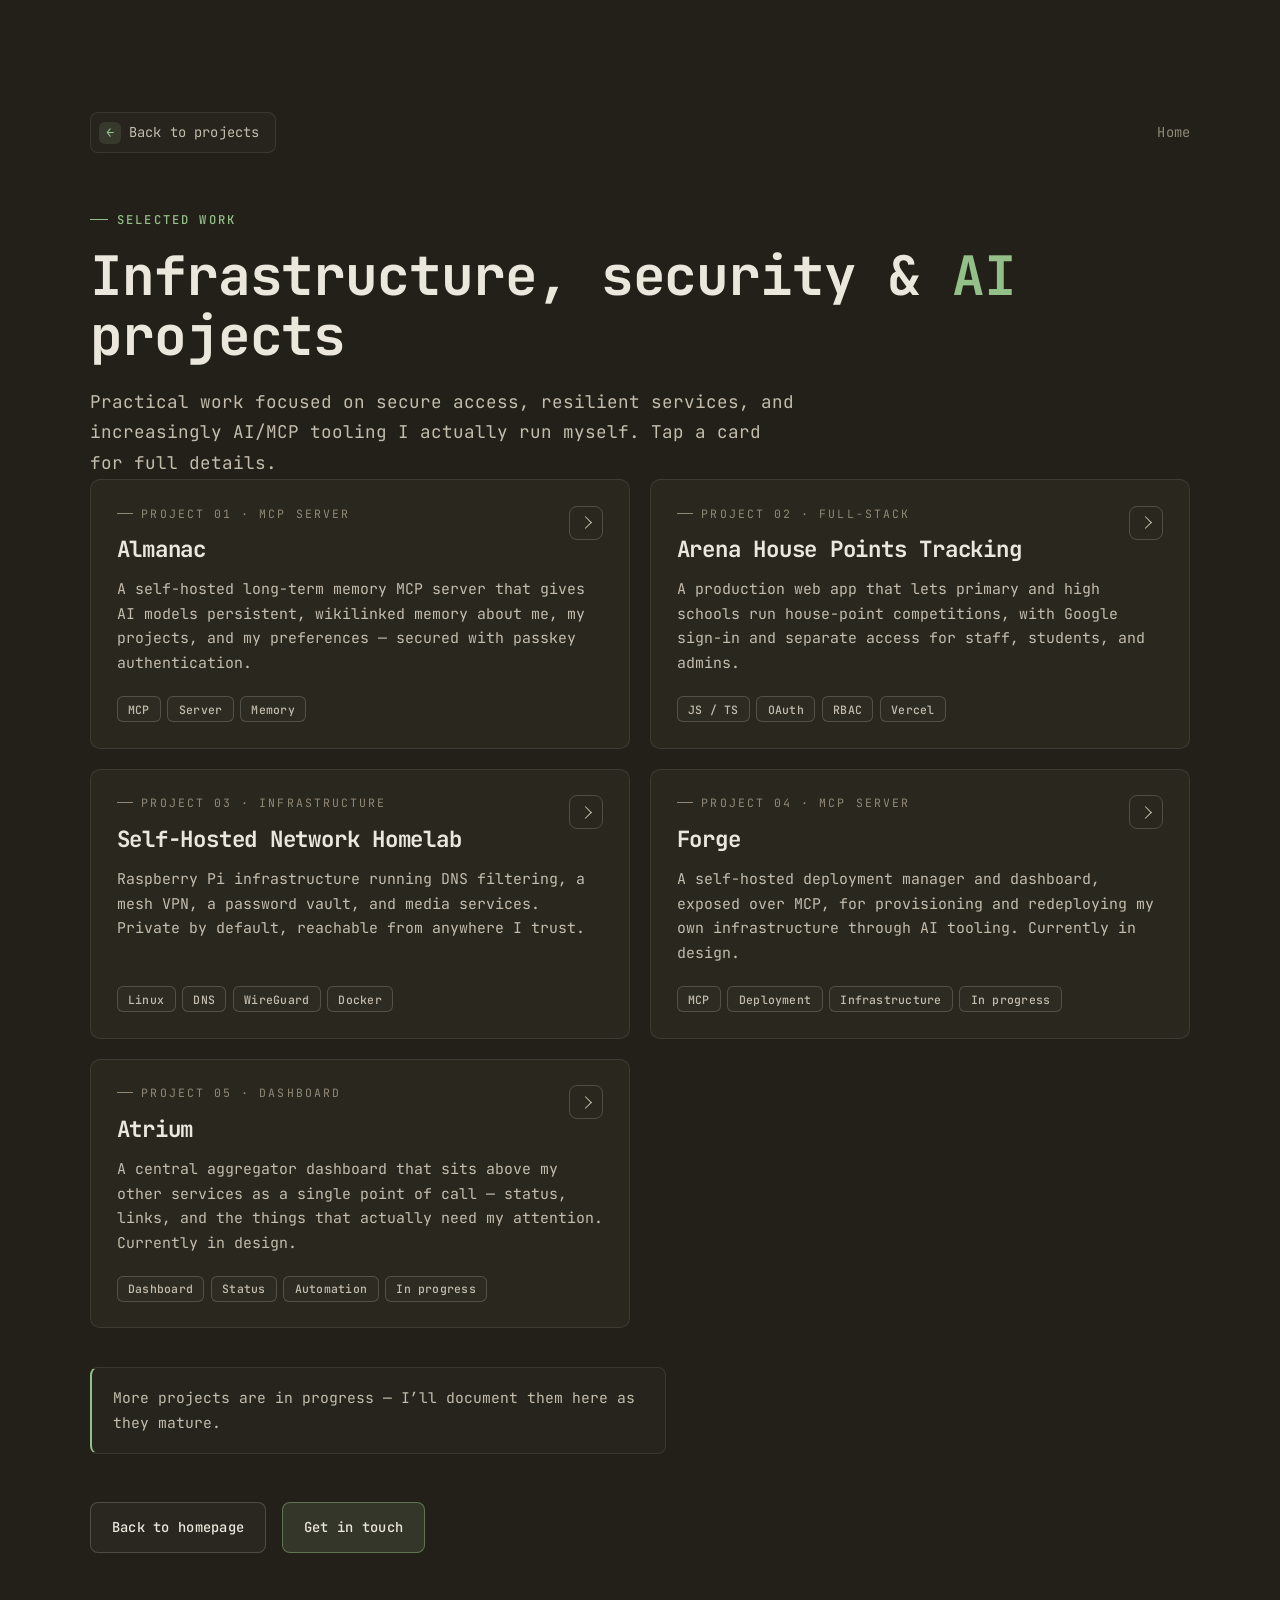
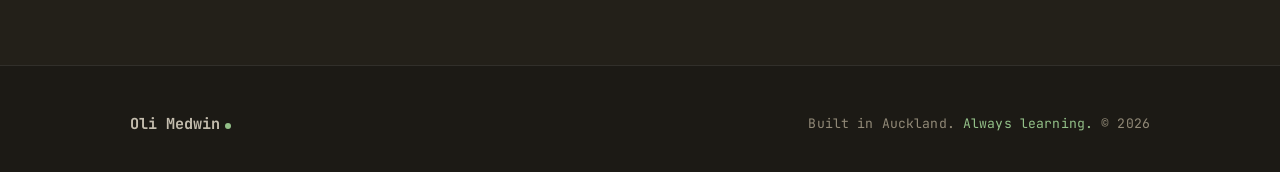
<file: medwin.nz/projects.html>
<!doctype html>
<html lang="en">
  <head>
    <meta charset="utf-8" />
    <meta name="viewport" content="width=device-width, initial-scale=1" />
    <meta
      name="description"
      content="Oli Medwin projects — cybersecurity, networking, self-hosted infrastructure, and AI/MCP development work."
    />

    <meta name="theme-color" content="#232019" />
    <link rel="preconnect" href="https://fonts.googleapis.com" />
    <link rel="preconnect" href="https://fonts.gstatic.com" crossorigin />
    <link
      href="https://fonts.googleapis.com/css2?family=JetBrains+Mono:wght@400;500;700&display=swap"
      rel="stylesheet"
    />

    <link rel="stylesheet" href="style.css" />
    <title>Oli Medwin | Projects</title>
  </head>
  <body class="detail-page">
    <main class="detail-main">
      <section class="detail-shell" aria-labelledby="projects-title">
        <div class="detail-top">
          <a class="back-link" href="index.html#projects">Back to projects</a>
          <a class="back-link back-link-subtle" href="index.html">Home</a>
        </div>

        <p class="detail-kicker">Selected work</p>
        <h1 class="detail-title" id="projects-title">Infrastructure, security &amp; <em>AI</em> projects</h1>
        <p class="detail-lead">
          Practical work focused on secure access, resilient services, and increasingly AI/MCP tooling I
          actually run myself. Tap a card for full details.
        </p>

        <div class="project-grid detail-section" data-projects-grid="all">
          <button
            type="button"
            class="project-card project-expand"
            aria-haspopup="dialog"
            aria-controls="project-modal"
            aria-label="Open project details for Almanac"
          >
            <span class="project-card-cta" aria-hidden="true"></span>
            <div class="project-card-inner">
              <span class="project-card-num">Project 01 · MCP Server</span>
              <h3>Almanac</h3>
              <p>
                A self-hosted long-term memory MCP server that gives AI models persistent, wikilinked
                memory about me, my projects, and my preferences — secured with passkey authentication.
              </p>
              <div class="project-card-tags">
                <span class="tag">MCP</span>
                <span class="tag">Server</span>
                <span class="tag">Memory</span>
              </div>
            </div>
            <div class="project-details" hidden>
              <p>
                Almanac is a long-term persistent memory MCP server for use with LLMs like Claude and
                ChatGPT. Every fact, project, person, or preference I mention gets recorded as a raw
                observation, then folded daily by a separate linting agent into prose dossier pages
                connected into a linked knowledge graph.
              </p>
              <h4>Highlights</h4>
              <ul>
                <li>Self-hosted MCP server exposing a personal knowledge base to AI assistants.</li>
                <li>Daily linting agent folds raw observations into linked, structured pages.</li>
                <li>Secured with passkey authentication; enrolment is locked behind a panel reachable only over Tailscale, open for a ten-minute window at a time.</li>
                <li>Stack: Deno, TypeScript, SQLite (FTS5), MCP SDK, OAuth 2.1 for public clients.</li>
              </ul>
            </div>
          </button>

          <button
            type="button"
            class="project-card project-expand"
            aria-haspopup="dialog"
            aria-controls="project-modal"
            aria-label="Open project details for Arena House Points Tracking"
          >
            <span class="project-card-cta" aria-hidden="true"></span>
            <div class="project-card-inner">
              <span class="project-card-num">Project 02 · Full-stack</span>
              <h3>Arena House Points Tracking</h3>
              <p>
                A production web app that lets primary and high schools run house-point competitions,
                with Google sign-in and separate access for staff, students, and admins.
              </p>
              <div class="project-card-tags">
                <span class="tag">JS / TS</span>
                <span class="tag">OAuth</span>
                <span class="tag">RBAC</span>
                <span class="tag">Vercel</span>
              </div>
            </div>
            <div class="project-details" hidden>
              <p>
                A production app for running school house-point competitions end-to-end, with clear
                role-based access for each type of user.
              </p>
              <h4>Highlights</h4>
              <ul>
                <li>Built and deployed a full-stack web app to production cloud hosting.</li>
                <li>Google OAuth sign-in and role-based access control (staff / student / admin).</li>
                <li>Stack: JavaScript / TypeScript, OAuth, Vercel.</li>
                <li>Live: <a href="https://arenapointstracking.vercel.app/" target="_blank" rel="noopener">arenapointstracking.vercel.app</a></li>
                <!-- TODO: add real scale/outcome (schools/users) and a repo link if public. -->
              </ul>
            </div>
          </button>

          <button
            type="button"
            class="project-card project-expand"
            aria-haspopup="dialog"
            aria-controls="project-modal"
            aria-label="Open project details for self-hosted network homelab"
          >
            <span class="project-card-cta" aria-hidden="true"></span>
            <div class="project-card-inner">
              <span class="project-card-num">Project 03 · Infrastructure</span>
              <h3>Self-Hosted Network Homelab</h3>
              <p>
                Raspberry Pi infrastructure running DNS filtering, a mesh VPN, a password vault, and
                media services. Private by default, reachable from anywhere I trust.
              </p>
              <div class="project-card-tags">
                <span class="tag">Linux</span>
                <span class="tag">DNS</span>
                <span class="tag">WireGuard</span>
                <span class="tag">Docker</span>
              </div>
            </div>
            <div class="project-details" hidden>
              <p>
                A self-managed environment built around privacy, reliability, and secure access — and
                real experience with the unglamorous parts of operating infrastructure.
              </p>
              <h4>Highlights</h4>
              <ul>
                <li>Pi-hole DNS filtering across the network.</li>
                <li>Tailscale / WireGuard mesh VPN for secure remote access, with per-service access rules.</li>
                <li>Vaultwarden, Jellyfin, and Syncthing running in Docker over the private VPN.</li>
                <li>NAS backups with user-based access control.</li>
                <li>Stack: Linux, Docker, DNS, WireGuard, role-based access.</li>
              </ul>
            </div>
          </button>

          <button
            type="button"
            class="project-card project-expand"
            aria-haspopup="dialog"
            aria-controls="project-modal"
            aria-label="Open project details for Forge"
          >
            <span class="project-card-cta" aria-hidden="true"></span>
            <div class="project-card-inner">
              <span class="project-card-num">Project 04 · MCP Server</span>
              <h3>Forge</h3>
              <p>
                A self-hosted deployment manager and dashboard, exposed over MCP, for provisioning and
                redeploying my own infrastructure through AI tooling. Currently in design.
              </p>
              <div class="project-card-tags">
                <span class="tag">MCP</span>
                <span class="tag">Deployment</span>
                <span class="tag">Infrastructure</span>
                <span class="tag">In progress</span>
              </div>
            </div>
            <div class="project-details" hidden>
              <p>
                Forge is a deployment manager and dashboard for my VPS, exposed over MCP so AI tooling can
                provision, redeploy, and monitor services under a tightly scoped policy rather than having
                free rein over the box.
              </p>
              <h4>Planned highlights</h4>
              <ul>
                <li>Split control plane: a sandboxed API container that can only queue intents, and a separate root-level service that validates and executes them against an explicit policy file.</li>
                <li>Deploy, restart, and read logs for services over MCP — new public-facing services always require manual approval.</li>
                <li>Full audit trail for every panel and MCP action; secrets are never exposed through either surface.</li>
                <li>Status: architecture and phasing designed, build not yet started.</li>
              </ul>
            </div>
          </button>

          <button
            type="button"
            class="project-card project-expand"
            aria-haspopup="dialog"
            aria-controls="project-modal"
            aria-label="Open project details for Atrium"
          >
            <span class="project-card-cta" aria-hidden="true"></span>
            <div class="project-card-inner">
              <span class="project-card-num">Project 05 · Dashboard</span>
              <h3>Atrium</h3>
              <p>
                A central aggregator dashboard that sits above my other services as a single point of
                call — status, links, and the things that actually need my attention. Currently in design.
              </p>
              <div class="project-card-tags">
                <span class="tag">Dashboard</span>
                <span class="tag">Status</span>
                <span class="tag">Automation</span>
                <span class="tag">In progress</span>
              </div>
            </div>
            <div class="project-details" hidden>
              <p>
                Atrium is a planned aggregator dashboard that pulls status from my other services —
                Almanac, Arbiter (Gmail triage), Astrolabe (calendar sync), and eventually Forge — into one
                glanceable view, with quick links out to whatever needs attention.
              </p>
              <h4>Planned highlights</h4>
              <ul>
                <li>Every service exposes a small typed status endpoint that both the dashboard and MCP tools read from.</li>
                <li>Client-fetched providers keep sensitive data (e.g. finances) off the server entirely — the browser reads it directly.</li>
                <li>Editable quick-links drawer so I can add services without touching code.</li>
                <li>Status: design and scaffolding complete, build not yet started.</li>
              </ul>
            </div>
          </button>
        </div>

        <p class="detail-note">More projects are in progress — I&rsquo;ll document them here as they mature.</p>

        <div class="page-actions">
          <a class="btn" href="index.html#projects">Back to homepage</a>
          <a class="btn btn-accent" href="index.html#contact">Get in touch</a>
        </div>
      </section>
    </main>

    <footer class="site-footer">
      <div class="container site-footer-inner">
        <span class="footer-mark">Oli Medwin<span class="dot" aria-hidden="true"></span></span>
        <p class="footer-note">
          Built in Auckland. <span class="accent">Always learning.</span> &copy; <span class="js-year"></span>
        </p>
      </div>
    </footer>

    <div class="modal-overlay" id="project-overlay" aria-hidden="true" aria-label="Project details overlay">
      <div
        class="project-modal"
        id="project-modal"
        role="dialog"
        aria-modal="true"
        aria-labelledby="project-modal-title"
      >
        <div class="project-modal-head">
          <h2 id="project-modal-title">Project</h2>
          <button type="button" class="modal-close" id="project-modal-close" aria-label="Close project details">×</button>
        </div>
        <div class="project-modal-body" id="project-modal-body"></div>
      </div>
    </div>

    <script defer src="script.js"></script>
    <script type="module" src="projects-data.js"></script>
  </body>
</html>
</file>
<file: medwin.nz/style.css>
/* =========================================================
   medwin.nz — monospace, earthy, green-forward dark
   ========================================================= */

:root {
  /* Palette — warm-charcoal dark, near-white text */
  --bg: #232019;
  --bg-deep: #1c1a15;
  --surface: #2a271f;
  --surface-2: #322e25;
  --text: #ebe7dd;
  --text-soft: #c4bdae;
  --muted: #918977;
  --line: rgba(235, 231, 221, 0.10);
  --line-strong: rgba(235, 231, 221, 0.20);

  /* Green primary accent */
  --accent: #93c088;
  --accent-soft: rgba(147, 192, 136, 0.14);
  --accent-line: rgba(147, 192, 136, 0.45);

  /* Tan/gold — sparing secondary warmth */
  --tan: #c9b48f;

  --mono: "JetBrains Mono", "IBM Plex Mono", ui-monospace, "Cascadia Code",
    "SFMono-Regular", Menlo, Consolas, monospace;

  --container: 1100px;
  --gutter: clamp(1.25rem, 4vw, 2.5rem);
  --radius: 10px;

  --ease-out: cubic-bezier(0.22, 1, 0.36, 1);
  --ease-in-out: cubic-bezier(0.65, 0, 0.35, 1);
}

* { box-sizing: border-box; }

html { scroll-behavior: smooth; }
html, body { height: auto; margin: 0; }

body {
  background: var(--bg);
  color: var(--text);
  font-family: var(--mono);
  font-size: 16px;
  line-height: 1.7;
  -webkit-font-smoothing: antialiased;
  -moz-osx-font-smoothing: grayscale;
  text-rendering: optimizeLegibility;
  overflow-x: hidden;
}

img { max-width: 100%; height: auto; display: block; }
a { color: inherit; text-decoration: none; }

::selection {
  background: var(--accent-soft);
  color: var(--text);
}

::-webkit-scrollbar { width: 10px; height: 10px; }
::-webkit-scrollbar-track { background: var(--bg-deep); }
::-webkit-scrollbar-thumb {
  background: rgba(235, 231, 221, 0.10);
  border-radius: 999px;
  border: 2px solid var(--bg-deep);
}
::-webkit-scrollbar-thumb:hover { background: var(--accent-line); }

:focus-visible {
  outline: 2px solid var(--accent-line);
  outline-offset: 3px;
  border-radius: 4px;
}

/* =========================================================
   Layout primitives
   ========================================================= */

.container {
  width: 100%;
  max-width: var(--container);
  margin: 0 auto;
  padding: 0 var(--gutter);
}

.section {
  position: relative;
  padding: clamp(4.5rem, 11vh, 8rem) 0;
}

.section-head {
  display: flex;
  flex-wrap: wrap;
  align-items: baseline;
  gap: 0.6rem 1.2rem;
  margin-bottom: 2.6rem;
}

.section-num {
  font-weight: 500;
  font-size: 0.78rem;
  letter-spacing: 0.18em;
  text-transform: uppercase;
  color: var(--accent);
  display: inline-flex;
  align-items: center;
  gap: 0.55rem;
  white-space: nowrap;
}

.section-num::before {
  content: "";
  display: inline-block;
  width: 18px;
  height: 1px;
  background: var(--accent);
}

.section-title {
  font-family: var(--mono);
  font-weight: 700;
  font-size: clamp(1.6rem, 4vw, 2.6rem);
  line-height: 1.2;
  letter-spacing: -0.01em;
  margin: 0;
  color: var(--text);
  width: 100%;
}

.section-title em,
.accent {
  font-style: normal;
  color: var(--accent);
}

.section-lede {
  margin-top: 1.2rem;
  max-width: 62ch;
  color: var(--text-soft);
  font-size: clamp(0.95rem, 1.4vw, 1.05rem);
  line-height: 1.75;
}

/* =========================================================
   Navigation
   ========================================================= */

.nav {
  position: fixed;
  top: 0; left: 0; right: 0;
  z-index: 100;
  padding: 1.25rem 0;
  transition: padding 260ms var(--ease-out),
              background 260ms var(--ease-out),
              border-color 260ms var(--ease-out),
              backdrop-filter 260ms var(--ease-out);
  border-bottom: 1px solid transparent;
}

.nav.is-stuck {
  padding: 0.8rem 0;
  background: rgba(28, 26, 21, 0.78);
  backdrop-filter: blur(14px) saturate(140%);
  -webkit-backdrop-filter: blur(14px) saturate(140%);
  border-bottom: 1px solid var(--line);
}

.nav-inner {
  display: flex;
  align-items: center;
  justify-content: space-between;
  gap: 1rem;
}

.nav-mark {
  font-family: var(--mono);
  font-weight: 700;
  font-size: 1.02rem;
  color: var(--text);
  letter-spacing: 0.01em;
  display: inline-flex;
  align-items: baseline;
  gap: 0.3rem;
}

.nav-mark .dot {
  width: 7px;
  height: 7px;
  border-radius: 999px;
  background: var(--accent);
  display: inline-block;
}

.nav-links {
  display: flex;
  align-items: center;
  gap: 0.3rem;
  list-style: none;
  margin: 0;
  padding: 0;
}

.nav-link {
  position: relative;
  display: inline-flex;
  align-items: center;
  gap: 0.5rem;
  padding: 0.5rem 0.85rem;
  color: var(--text-soft);
  font-size: 0.86rem;
  letter-spacing: 0.01em;
  border-radius: 8px;
  transition: color 180ms;
}

.nav-link::before {
  content: attr(data-num);
  font-size: 0.66rem;
  letter-spacing: 0.08em;
  color: var(--muted);
  transition: color 180ms;
}

.nav-link:hover { color: var(--text); }
.nav-link:hover::before { color: var(--accent); }
.nav-link.is-active { color: var(--text); }
.nav-link.is-active::before { color: var(--accent); }

.nav-link.is-active::after {
  content: "";
  position: absolute;
  left: 0.85rem;
  right: 0.85rem;
  bottom: 0.2rem;
  height: 1px;
  background: var(--accent);
  transform-origin: left;
  animation: underline-in 300ms var(--ease-out);
}

@keyframes underline-in {
  from { transform: scaleX(0); }
  to   { transform: scaleX(1); }
}

.nav-cta {
  font-family: var(--mono);
  font-size: 0.82rem;
  font-weight: 500;
  letter-spacing: 0.02em;
  padding: 0.5rem 1rem;
  border: 1px solid var(--line-strong);
  border-radius: 8px;
  color: var(--text);
  background: transparent;
  transition: border-color 200ms, background 200ms, color 200ms;
}

.nav-cta:hover {
  border-color: var(--accent-line);
  background: var(--accent-soft);
  color: var(--text);
}

/* Mobile nav */
.nav-toggle {
  display: none;
  width: 42px;
  height: 42px;
  border: 1px solid var(--line);
  background: rgba(28, 26, 21, 0.6);
  border-radius: 10px;
  color: var(--text);
  cursor: pointer;
  align-items: center;
  justify-content: center;
}

.nav-toggle-bars {
  display: inline-flex;
  flex-direction: column;
  gap: 4px;
}
.nav-toggle-bars span {
  width: 18px;
  height: 1.5px;
  background: var(--text);
  display: block;
  transition: transform 220ms, opacity 220ms;
}
.nav.is-open .nav-toggle-bars span:nth-child(1) { transform: translateY(5.5px) rotate(45deg); }
.nav.is-open .nav-toggle-bars span:nth-child(2) { opacity: 0; }
.nav.is-open .nav-toggle-bars span:nth-child(3) { transform: translateY(-5.5px) rotate(-45deg); }

@media (max-width: 820px) {
  .nav-toggle { display: inline-flex; }

  .nav-links {
    position: fixed;
    inset: 0;
    flex-direction: column;
    align-items: flex-start;
    justify-content: center;
    padding: 6rem var(--gutter) 4rem;
    background: var(--bg-deep);
    gap: 0.6rem;
    transform: translateY(-100%);
    transition: transform 380ms var(--ease-in-out);
    z-index: -1;
  }

  .nav.is-open .nav-links { transform: translateY(0); }

  .nav-link {
    font-size: 1.5rem;
    padding: 0.4rem 0;
    color: var(--text-soft);
  }

  .nav-link::before { margin-right: 0.5rem; }

  .nav-link.is-active::after {
    left: 0;
    right: auto;
    width: 26px;
    bottom: 0.05rem;
  }

  .nav-cta { display: none; }
}

/* =========================================================
   Hero
   ========================================================= */

.hero {
  position: relative;
  min-height: 100vh;
  min-height: 100svh;
  display: flex;
  align-items: center;
  padding: 7rem 0 5rem;
  overflow: hidden;
}

.hero-grid {
  display: grid;
  grid-template-columns: 1fr;
  gap: 3rem;
  align-items: end;
}

@media (min-width: 960px) {
  .hero-grid {
    grid-template-columns: 1.5fr 1fr;
    gap: 4.5rem;
  }
}

.hero-eyebrow {
  display: inline-flex;
  align-items: center;
  gap: 0.7rem;
  font-size: 0.76rem;
  font-weight: 500;
  letter-spacing: 0.18em;
  text-transform: uppercase;
  color: var(--accent);
  margin-bottom: 1.8rem;
}

.hero-eyebrow::before {
  content: "";
  width: 26px;
  height: 1px;
  background: var(--accent);
}

.hero-title {
  font-family: var(--mono);
  font-weight: 700;
  font-size: clamp(2.4rem, 7vw, 5rem);
  line-height: 1.05;
  letter-spacing: -0.03em;
  margin: 0;
  color: var(--text);
}

.hero-title .accent {
  color: var(--accent);
  font-weight: 700;
}

.hero-tagline {
  font-size: clamp(1.02rem, 1.8vw, 1.2rem);
  color: var(--text-soft);
  margin: 1.6rem 0 0;
  max-width: 46ch;
  line-height: 1.65;
}

.hero-meta {
  margin: 2rem 0 0;
  display: flex;
  flex-wrap: wrap;
  row-gap: 0.4rem;
  list-style: none;
  padding: 0;
  color: var(--muted);
  font-size: 0.86rem;
  letter-spacing: 0.01em;
}

.hero-meta li {
  display: inline-flex;
  align-items: center;
  padding: 0.4rem 0;
}

.hero-meta li:not(:first-child)::before {
  content: "";
  width: 4px;
  height: 4px;
  background: var(--accent);
  border-radius: 999px;
  display: inline-block;
  margin: 0 0.8rem;
}

.hero-aside {
  position: relative;
  padding-left: 1.4rem;
  border-left: 1px solid var(--line);
}

.hero-aside-label {
  font-size: 0.72rem;
  letter-spacing: 0.18em;
  text-transform: uppercase;
  color: var(--muted);
  margin: 0 0 1rem;
}

.hero-contacts {
  list-style: none;
  margin: 0;
  padding: 0;
  display: grid;
  gap: 0.8rem;
}

.hero-contact {
  display: inline-flex;
  align-items: baseline;
  gap: 0.7rem;
  font-size: 1rem;
  color: var(--text);
  position: relative;
  width: max-content;
  max-width: 100%;
}

.hero-contact .label {
  font-size: 0.68rem;
  letter-spacing: 0.16em;
  text-transform: uppercase;
  color: var(--muted);
  font-weight: 500;
  flex-shrink: 0;
}

.hero-contact .value {
  position: relative;
  background-image: linear-gradient(to right, var(--accent), var(--accent));
  background-repeat: no-repeat;
  background-position: 0 100%;
  background-size: 0% 1px;
  transition: background-size 320ms var(--ease-out), color 240ms;
  padding-bottom: 2px;
  word-break: break-word;
}

.hero-contact:hover .value {
  background-size: 100% 1px;
  color: var(--accent);
}

.hero-cta {
  margin-top: 2.4rem;
  display: inline-flex;
  align-items: center;
  gap: 0.9rem;
  padding: 0.9rem 1.5rem 0.9rem 1.6rem;
  font-family: var(--mono);
  font-size: 0.86rem;
  font-weight: 500;
  letter-spacing: 0.06em;
  text-transform: uppercase;
  color: var(--text);
  border: 1px solid var(--accent-line);
  border-radius: 8px;
  background: transparent;
  cursor: pointer;
  position: relative;
  overflow: hidden;
  isolation: isolate;
  transition: color 280ms var(--ease-out), border-color 280ms;
}

.hero-cta::before {
  content: "";
  position: absolute;
  inset: 0;
  background: var(--accent);
  z-index: -1;
  transform: translateY(101%);
  transition: transform 380ms var(--ease-in-out);
}

.hero-cta:hover {
  color: var(--bg-deep);
  border-color: var(--accent);
}

.hero-cta:hover::before { transform: translateY(0); }

.hero-cta .arrow {
  display: inline-block;
  width: 22px;
  height: 1px;
  background: currentColor;
  position: relative;
  transition: width 280ms var(--ease-out);
}

.hero-cta .arrow::after {
  content: "";
  position: absolute;
  right: 0;
  top: 50%;
  width: 7px;
  height: 7px;
  border-top: 1px solid currentColor;
  border-right: 1px solid currentColor;
  transform: rotate(45deg);
  transform-origin: right top;
}

.hero-cta:hover .arrow { width: 32px; }

.hero-scroll-cue {
  position: absolute;
  left: 50%;
  bottom: 2rem;
  transform: translateX(-50%);
  display: inline-flex;
  flex-direction: column;
  align-items: center;
  gap: 0.6rem;
  color: var(--muted);
  font-size: 0.68rem;
  letter-spacing: 0.22em;
  text-transform: uppercase;
  pointer-events: none;
}

.hero-scroll-cue::after {
  content: "";
  width: 1px;
  height: 48px;
  background: linear-gradient(to bottom, var(--accent), transparent);
}

@media (max-width: 720px) {
  .hero-scroll-cue { display: none; }
}

/* =========================================================
   Reveal animations (scroll-triggered)
   ========================================================= */

.reveal {
  opacity: 0;
  transform: translateY(18px);
  transition: opacity 640ms var(--ease-out), transform 640ms var(--ease-out);
}

.reveal.is-visible { opacity: 1; transform: translateY(0); }

.reveal-children > * {
  opacity: 0;
  transform: translateY(16px);
  transition: opacity 560ms var(--ease-out), transform 560ms var(--ease-out);
}

.reveal-children.is-visible > * { opacity: 1; transform: translateY(0); }

.reveal-children.is-visible > *:nth-child(1) { transition-delay: 40ms; }
.reveal-children.is-visible > *:nth-child(2) { transition-delay: 110ms; }
.reveal-children.is-visible > *:nth-child(3) { transition-delay: 180ms; }
.reveal-children.is-visible > *:nth-child(4) { transition-delay: 250ms; }
.reveal-children.is-visible > *:nth-child(5) { transition-delay: 320ms; }
.reveal-children.is-visible > *:nth-child(6) { transition-delay: 390ms; }

/* =========================================================
   About
   ========================================================= */

.about {
  background: linear-gradient(180deg, var(--bg) 0%, var(--bg-deep) 100%);
}

.about-grid {
  display: grid;
  grid-template-columns: 1fr;
  gap: 2.5rem;
}

@media (min-width: 900px) {
  .about-grid {
    grid-template-columns: 1.1fr 1fr;
    gap: 3.5rem;
  }
}

.about-intro p {
  font-size: clamp(1.05rem, 1.7vw, 1.25rem);
  line-height: 1.65;
  color: var(--text);
  margin: 0;
}

.about-intro p + p {
  margin-top: 1.3rem;
  font-size: clamp(0.95rem, 1.5vw, 1.05rem);
  color: var(--text-soft);
  line-height: 1.75;
}

.about-cards {
  display: grid;
  gap: 1rem;
}

.about-card {
  position: relative;
  padding: 1.3rem 1.4rem 1.4rem;
  border: 1px solid var(--line);
  border-radius: var(--radius);
  background: rgba(235, 231, 221, 0.015);
  transition: border-color 260ms, transform 260ms var(--ease-out);
}

.about-card:hover {
  border-color: var(--accent-line);
  transform: translateY(-2px);
}

.about-card-label {
  font-size: 0.68rem;
  letter-spacing: 0.18em;
  text-transform: uppercase;
  color: var(--accent);
  margin: 0 0 0.55rem;
  font-weight: 500;
}

.about-card h3 {
  font-weight: 700;
  font-size: 1.08rem;
  margin: 0 0 0.5rem;
  color: var(--text);
  line-height: 1.35;
}

.about-card p {
  margin: 0;
  color: var(--text-soft);
  line-height: 1.65;
  font-size: 0.92rem;
}

/* =========================================================
   Bio
   ========================================================= */

.bio {
  background: var(--bg);
}

.bio-body {
  max-width: 68ch;
}

.bio-body p {
  font-size: clamp(1rem, 1.6vw, 1.15rem);
  line-height: 1.75;
  color: var(--text-soft);
  margin: 0 0 1.2rem;
}

.bio-body p:last-child { margin-bottom: 0; }

.bio-placeholder {
  margin-top: 1.4rem;
  padding: 1.2rem 1.4rem;
  border: 1px dashed var(--line-strong);
  border-radius: var(--radius);
  color: var(--muted);
  font-size: 0.9rem;
  line-height: 1.7;
  background: rgba(235, 231, 221, 0.015);
}

.bio-placeholder strong { color: var(--tan); font-weight: 700; }

/* =========================================================
   Projects
   ========================================================= */

.projects { background: linear-gradient(180deg, var(--bg-deep) 0%, var(--bg) 100%); }

.project-grid {
  display: grid;
  grid-template-columns: 1fr;
  gap: 1.25rem;
}

@media (min-width: 760px) {
  .project-grid { grid-template-columns: repeat(2, 1fr); }
}

.project-card {
  position: relative;
  display: flex;
  flex-direction: column;
  width: 100%;
  text-align: left;
  padding: 0;
  border: 1px solid var(--line);
  border-radius: var(--radius);
  background: var(--surface);
  color: var(--text);
  cursor: pointer;
  font-family: var(--mono);
  overflow: hidden;
  transition: transform 360ms var(--ease-out),
              border-color 260ms,
              box-shadow 360ms var(--ease-out);
  isolation: isolate;
}

.project-card:hover {
  transform: translateY(-4px);
  border-color: var(--accent-line);
  box-shadow: 0 24px 48px -28px rgba(0, 0, 0, 0.7);
}

.project-card-inner {
  position: relative;
  z-index: 1;
  padding: 1.6rem;
  display: flex;
  flex-direction: column;
  height: 100%;
  gap: 0.9rem;
}

.project-card-num {
  font-size: 0.72rem;
  letter-spacing: 0.18em;
  text-transform: uppercase;
  color: var(--muted);
  display: inline-flex;
  align-items: center;
  gap: 0.55rem;
  transition: color 240ms;
}

.project-card-num::before {
  content: "";
  width: 16px;
  height: 1px;
  background: var(--muted);
  display: inline-block;
  transition: background 240ms, width 280ms var(--ease-out);
}

.project-card:hover .project-card-num { color: var(--accent); }
.project-card:hover .project-card-num::before { background: var(--accent); width: 28px; }

.project-card h3 {
  font-weight: 700;
  font-size: clamp(1.2rem, 2vw, 1.4rem);
  line-height: 1.25;
  letter-spacing: -0.01em;
  margin: 0;
  color: var(--text);
}

.project-card p {
  margin: 0;
  color: var(--text-soft);
  font-size: 0.93rem;
  line-height: 1.65;
}

.project-card-tags {
  display: flex;
  flex-wrap: wrap;
  gap: 0.4rem;
  margin-top: auto;
  padding-top: 0.4rem;
}

.tag {
  font-family: var(--mono);
  font-size: 0.72rem;
  font-weight: 500;
  letter-spacing: 0.02em;
  padding: 0.28rem 0.65rem;
  border-radius: 6px;
  border: 1px solid var(--line-strong);
  color: var(--text-soft);
  background: rgba(235, 231, 221, 0.02);
  transition: border-color 240ms, color 240ms, background 240ms;
}

.project-card:hover .tag {
  border-color: var(--accent-line);
  color: var(--text);
  background: var(--accent-soft);
}

.project-card-cta {
  position: absolute;
  top: 1.6rem;
  right: 1.6rem;
  width: 34px;
  height: 34px;
  border-radius: 8px;
  border: 1px solid var(--line-strong);
  display: inline-flex;
  align-items: center;
  justify-content: center;
  color: var(--text-soft);
  transition: border-color 280ms, color 280ms, background 280ms, transform 280ms var(--ease-out);
}

.project-card:hover .project-card-cta {
  border-color: var(--accent);
  color: var(--bg-deep);
  background: var(--accent);
  transform: rotate(-45deg);
}

.project-card-cta::after {
  content: "";
  width: 8px;
  height: 8px;
  border-top: 1.5px solid currentColor;
  border-right: 1.5px solid currentColor;
  transform: rotate(45deg);
  display: inline-block;
  margin-right: 1px;
}

.project-card .project-details { display: none; }

/* Optional project thumbnail — a bordered ~16:9 banner above the card body.
   Cards without an image render exactly as before. */
.project-card-media {
  position: relative;
  z-index: 1;
  aspect-ratio: 16 / 9;
  overflow: hidden;
  background: var(--surface-2);
  border-bottom: 1px solid var(--line);
}
.project-card-media img {
  width: 100%;
  height: 100%;
  object-fit: cover;
  transition: transform 600ms var(--ease-out);
}
.project-card:hover .project-card-media img { transform: scale(1.04); }

/* Image shown at the top of the project modal, when a project has one. */
.project-modal-media {
  width: 100%;
  aspect-ratio: 16 / 9;
  object-fit: cover;
  border: 1px solid var(--line);
  border-radius: 8px;
  margin-bottom: 1.25rem;
}

/* Placeholder / coming-soon slot */
.project-card.is-placeholder {
  cursor: default;
  border-style: dashed;
  background: rgba(235, 231, 221, 0.012);
}
.project-card.is-placeholder:hover {
  transform: none;
  border-color: var(--line-strong);
  box-shadow: none;
}
.project-card.is-placeholder .project-card-num { color: var(--tan); }

.projects-footer {
  margin-top: 2.4rem;
  display: flex;
  flex-wrap: wrap;
  justify-content: space-between;
  align-items: center;
  gap: 1.2rem;
}

.projects-link {
  font-size: 1rem;
  color: var(--text);
  display: inline-flex;
  align-items: center;
  gap: 0.6rem;
  transition: color 240ms, gap 280ms var(--ease-out);
}

.projects-link::after {
  content: "→";
  color: var(--accent);
  transition: transform 280ms var(--ease-out);
}

.projects-link:hover { color: var(--accent); gap: 0.9rem; }
.projects-link:hover::after { transform: translateX(4px); }

/* =========================================================
   Skills
   ========================================================= */

.skills { background: var(--bg); }

.skills-grid {
  display: grid;
  grid-template-columns: 1fr;
  gap: 1.25rem;
}

@media (min-width: 640px) {
  .skills-grid { grid-template-columns: repeat(2, 1fr); }
}

@media (min-width: 1000px) {
  .skills-grid { grid-template-columns: repeat(4, 1fr); }
}

.skill-group {
  border: 1px solid var(--line);
  border-radius: var(--radius);
  padding: 1.3rem 1.4rem 1.5rem;
  background: rgba(235, 231, 221, 0.015);
}

.skill-group h3 {
  font-size: 0.72rem;
  letter-spacing: 0.16em;
  text-transform: uppercase;
  color: var(--accent);
  font-weight: 500;
  margin: 0 0 1rem;
  display: inline-flex;
  align-items: center;
  gap: 0.55rem;
}

.skill-group h3::before {
  content: "";
  width: 16px;
  height: 1px;
  background: var(--accent);
}

.skill-list {
  list-style: none;
  margin: 0;
  padding: 0;
  display: grid;
  gap: 0.55rem;
}

.skill-list li {
  position: relative;
  padding-left: 1.3rem;
  color: var(--text-soft);
  font-size: 0.92rem;
  line-height: 1.55;
}

.skill-list li::before {
  content: "›";
  position: absolute;
  left: 0;
  top: 0;
  color: var(--accent);
  font-weight: 700;
}

.skill-group.is-learning h3 { color: var(--tan); }
.skill-group.is-learning h3::before { background: var(--tan); }
.skill-group.is-learning .skill-list li::before { color: var(--tan); }

/* =========================================================
   Contact
   ========================================================= */

.contact {
  background: linear-gradient(180deg, var(--bg) 0%, var(--bg-deep) 100%);
  padding-bottom: clamp(4rem, 8vh, 6rem);
}

.contact-lede {
  font-size: clamp(1rem, 1.6vw, 1.15rem);
  color: var(--text-soft);
  margin: 0 0 1.8rem;
  max-width: 54ch;
  line-height: 1.75;
}

.contact-title {
  font-family: var(--mono);
  font-weight: 700;
  font-size: clamp(2rem, 6vw, 4.5rem);
  line-height: 1.05;
  letter-spacing: -0.03em;
  margin: 0;
  color: var(--text);
}

.contact-title em, .contact-title .accent {
  font-style: normal;
  color: var(--accent);
}

.contact-channels {
  list-style: none;
  margin: 2.8rem 0 0;
  padding: 0;
  display: grid;
  gap: 0;
  border-top: 1px solid var(--line);
}

.contact-channel { border-bottom: 1px solid var(--line); }

.contact-channel a {
  display: grid;
  grid-template-columns: 110px 1fr auto;
  align-items: center;
  gap: 1.5rem;
  padding: 1.3rem 0.5rem;
  position: relative;
  transition: padding 320ms var(--ease-out);
}

.contact-channel a::before {
  content: "";
  position: absolute;
  inset: 0;
  background: linear-gradient(90deg, var(--accent-soft), transparent);
  opacity: 0;
  transition: opacity 320ms;
  pointer-events: none;
}

.contact-channel a:hover { padding-left: 1.5rem; }
.contact-channel a:hover::before { opacity: 1; }

.contact-channel-label {
  font-size: 0.72rem;
  letter-spacing: 0.18em;
  text-transform: uppercase;
  color: var(--muted);
  font-weight: 500;
}

.contact-channel-value {
  font-size: clamp(1.1rem, 2.4vw, 1.5rem);
  font-weight: 500;
  color: var(--text);
  line-height: 1.2;
  word-break: break-word;
}

.contact-channel a:hover .contact-channel-value { color: var(--accent); }

.contact-channel-arrow {
  width: 28px;
  height: 28px;
  border-radius: 8px;
  border: 1px solid var(--line);
  display: inline-flex;
  align-items: center;
  justify-content: center;
  color: var(--text-soft);
  transition: border-color 280ms, color 280ms, background 280ms, transform 280ms var(--ease-out);
}

.contact-channel-arrow::after {
  content: "";
  width: 6px;
  height: 6px;
  border-top: 1.5px solid currentColor;
  border-right: 1.5px solid currentColor;
  transform: rotate(45deg);
  margin-right: 1px;
}

.contact-channel a:hover .contact-channel-arrow {
  border-color: var(--accent);
  background: var(--accent);
  color: var(--bg-deep);
  transform: translateX(4px) rotate(-45deg);
}

@media (max-width: 600px) {
  .contact-channel a {
    grid-template-columns: 1fr auto;
    gap: 0.4rem 1rem;
    padding: 1.1rem 0.3rem;
  }
  .contact-channel-label { grid-column: 1 / -1; grid-row: 1; }
  .contact-channel-value { grid-column: 1; grid-row: 2; }
  .contact-channel-arrow { grid-column: 2; grid-row: 2; align-self: center; }
}

/* =========================================================
   Footer
   ========================================================= */

.site-footer {
  padding: 2.8rem 0 2.2rem;
  border-top: 1px solid var(--line);
  background: var(--bg-deep);
  color: var(--muted);
}

.site-footer-inner {
  display: flex;
  flex-wrap: wrap;
  align-items: center;
  justify-content: space-between;
  gap: 1.2rem;
}

.footer-mark {
  font-weight: 700;
  font-size: 0.95rem;
  color: var(--text-soft);
  display: inline-flex;
  align-items: baseline;
  gap: 0.3rem;
}

.footer-mark .dot {
  width: 6px;
  height: 6px;
  background: var(--accent);
  border-radius: 999px;
  display: inline-block;
}

.footer-note {
  font-size: 0.82rem;
  margin: 0;
  letter-spacing: 0.01em;
}

.footer-note .accent { color: var(--accent); }

/* =========================================================
   Project modal
   ========================================================= */

.modal-overlay {
  position: fixed;
  inset: 0;
  background: rgba(12, 11, 8, 0.8);
  backdrop-filter: blur(8px);
  display: flex;
  align-items: center;
  justify-content: center;
  padding: var(--gutter);
  z-index: 200;
  opacity: 0;
  pointer-events: none;
  transition: opacity 280ms var(--ease-out);
}

.modal-overlay.is-open { opacity: 1; pointer-events: auto; }

.project-modal {
  width: min(760px, 100%);
  max-height: calc(100vh - 4rem);
  background: var(--surface);
  border: 1px solid var(--line-strong);
  border-radius: 14px;
  overflow: hidden;
  display: flex;
  flex-direction: column;
  transform: translateY(16px) scale(0.99);
  opacity: 0;
  transition: transform 360ms var(--ease-out), opacity 280ms;
  box-shadow: 0 40px 80px -24px rgba(0, 0, 0, 0.7);
}

.modal-overlay.is-open .project-modal {
  transform: translateY(0) scale(1);
  opacity: 1;
}

.project-modal-head {
  display: flex;
  align-items: flex-start;
  justify-content: space-between;
  gap: 1rem;
  padding: 1.5rem 1.7rem 1rem;
  border-bottom: 1px solid var(--line);
}

.project-modal-head h2 {
  font-weight: 700;
  font-size: clamp(1.3rem, 3vw, 1.7rem);
  margin: 0;
  letter-spacing: -0.01em;
  color: var(--text);
}

.modal-close {
  width: 36px;
  height: 36px;
  border-radius: 8px;
  border: 1px solid var(--line-strong);
  background: transparent;
  color: var(--text);
  cursor: pointer;
  font-size: 1.2rem;
  line-height: 1;
  display: inline-flex;
  align-items: center;
  justify-content: center;
  transition: border-color 200ms, background 200ms, color 200ms, transform 280ms var(--ease-out);
  font-family: var(--mono);
}

.modal-close:hover {
  border-color: var(--accent);
  background: var(--accent-soft);
  color: var(--accent);
  transform: rotate(90deg);
}

.project-modal-body {
  padding: 1.3rem 1.7rem 1.7rem;
  color: var(--text-soft);
  overflow-y: auto;
}

.project-modal-body p { margin: 0 0 1rem; line-height: 1.65; }

.project-modal-body h4 {
  font-weight: 700;
  color: var(--text);
  margin: 1.4rem 0 0.6rem;
  font-size: 0.95rem;
  letter-spacing: 0.01em;
}

.project-modal-body ul {
  list-style: none;
  margin: 0;
  padding: 0;
  display: grid;
  gap: 0.5rem;
}

.project-modal-body li {
  position: relative;
  padding-left: 1.3rem;
  line-height: 1.55;
}

.project-modal-body li::before {
  content: "›";
  position: absolute;
  left: 0;
  top: 0;
  color: var(--accent);
  font-weight: 700;
}

.project-modal-body a { color: var(--accent); border-bottom: 1px solid var(--accent-line); }

/* =========================================================
   Detail pages (projects.html, contact.html, cv.html)
   ========================================================= */

.detail-page { background: var(--bg); }

.detail-main { padding: 7rem var(--gutter) 4rem; }

.detail-shell {
  width: 100%;
  max-width: var(--container);
  margin: 0 auto;
}

.detail-top {
  display: flex;
  justify-content: space-between;
  align-items: center;
  gap: 1rem;
  margin-bottom: 3rem;
}

.back-link {
  display: inline-flex;
  align-items: center;
  gap: 0.5rem;
  color: var(--text-soft);
  font-size: 0.86rem;
  letter-spacing: 0.01em;
  padding: 0.5rem 1rem 0.5rem 0.5rem;
  border-radius: 8px;
  border: 1px solid var(--line);
  background: rgba(235, 231, 221, 0.02);
  transition: border-color 260ms, color 260ms, background 260ms;
}

.back-link::before {
  content: "←";
  width: 22px;
  height: 22px;
  border-radius: 6px;
  background: var(--accent-soft);
  color: var(--accent);
  display: inline-flex;
  align-items: center;
  justify-content: center;
  font-size: 0.85rem;
  transition: transform 280ms var(--ease-out);
}

.back-link:hover {
  border-color: var(--accent-line);
  color: var(--text);
  background: rgba(147, 192, 136, 0.06);
}

.back-link:hover::before { transform: translateX(-3px); }

.back-link-subtle {
  border: none;
  background: none;
  padding: 0.5rem 0;
  color: var(--muted);
}

.back-link-subtle::before { display: none; }
.back-link-subtle:hover { color: var(--accent); background: none; }

.detail-kicker {
  margin: 0 0 1rem;
  display: inline-flex;
  align-items: center;
  gap: 0.55rem;
  font-size: 0.76rem;
  letter-spacing: 0.18em;
  text-transform: uppercase;
  color: var(--accent);
  font-weight: 500;
}

.detail-kicker::before {
  content: "";
  width: 18px;
  height: 1px;
  background: var(--accent);
}

.detail-title {
  margin: 0;
  font-family: var(--mono);
  font-weight: 700;
  font-size: clamp(1.9rem, 5vw, 3.4rem);
  line-height: 1.1;
  letter-spacing: -0.02em;
  color: var(--text);
}

.detail-title em, .detail-title .accent { font-style: normal; color: var(--accent); }

.detail-lead {
  margin: 1.3rem 0 0;
  color: var(--text-soft);
  max-width: 64ch;
  font-size: clamp(0.95rem, 1.5vw, 1.1rem);
  line-height: 1.75;
}

.detail-section { margin-top: 3rem; }
.detail-page .project-grid { margin-top: 0; }

.detail-note {
  margin-top: 2.4rem;
  padding: 1.1rem 1.3rem;
  border: 1px solid var(--line);
  border-left: 2px solid var(--accent);
  border-radius: 8px;
  color: var(--text-soft);
  background: rgba(235, 231, 221, 0.02);
  max-width: 64ch;
  font-size: 0.92rem;
}

.page-actions {
  margin-top: 3rem;
  display: flex;
  flex-wrap: wrap;
  gap: 1rem;
}

.btn {
  display: inline-flex;
  align-items: center;
  justify-content: center;
  gap: 0.55rem;
  padding: 0.8rem 1.3rem;
  border-radius: 8px;
  border: 1px solid var(--line-strong);
  background: rgba(235, 231, 221, 0.03);
  color: var(--text);
  font-family: var(--mono);
  font-size: 0.86rem;
  font-weight: 500;
  letter-spacing: 0.02em;
  text-decoration: none;
  cursor: pointer;
  transition: border-color 260ms, background 260ms, color 260ms, transform 260ms var(--ease-out);
}

.btn:hover {
  border-color: var(--accent-line);
  background: var(--accent-soft);
  transform: translateY(-1px);
}

.btn-accent {
  border-color: var(--accent-line);
  background: var(--accent-soft);
  color: var(--text);
}

.btn-accent:hover {
  background: var(--accent);
  color: var(--bg-deep);
  border-color: var(--accent);
}

.detail-page .site-footer { margin-top: 3rem; }

/* =========================================================
   CV layout
   ========================================================= */

.cv-paper {
  margin-top: 2.5rem;
  background: var(--surface);
  border: 1px solid var(--line);
  border-radius: var(--radius);
  padding: clamp(1.6rem, 4vw, 2.8rem);
}

.cv-header {
  display: flex;
  flex-direction: column;
  gap: 0.4rem;
  padding-bottom: 1.5rem;
  border-bottom: 1px solid var(--line);
}

.cv-title {
  font-weight: 700;
  font-size: clamp(1.8rem, 4vw, 2.4rem);
  margin: 0;
  letter-spacing: -0.02em;
  color: var(--text);
}

.cv-subtitle {
  margin: 0;
  color: var(--text-soft);
  font-size: 0.9rem;
}

.cv-subtitle a { color: var(--accent); border-bottom: 1px solid var(--accent-line); }

.cv-section { margin-top: 2rem; }

.cv-section h2,
.cv-section h3 {
  font-weight: 700;
  font-size: 1.1rem;
  margin: 0 0 1rem;
  color: var(--text);
  letter-spacing: 0.01em;
  display: inline-flex;
  align-items: center;
  gap: 0.7rem;
}

.cv-section h2::before,
.cv-section h3::before {
  content: "";
  width: 22px;
  height: 1px;
  background: var(--accent);
}

.cv-section > p {
  color: var(--text-soft);
  line-height: 1.75;
  margin: 0;
}

.cv-row {
  display: grid;
  gap: 0.35rem;
  margin-bottom: 1.4rem;
}

.cv-row:last-child { margin-bottom: 0; }

.cv-item-title {
  font-weight: 700;
  color: var(--text);
  font-size: 0.98rem;
}

.cv-item-subtitle {
  color: var(--muted);
  font-size: 0.86rem;
}

.cv-item-subtitle a { color: var(--accent); border-bottom: 1px solid var(--accent-line); }

.cv-list {
  margin: 0.5rem 0 0;
  padding-left: 0;
  list-style: none;
  color: var(--text-soft);
  display: grid;
  gap: 0.4rem;
}

.cv-list li {
  position: relative;
  padding-left: 1.3rem;
  line-height: 1.6;
  font-size: 0.93rem;
}

.cv-list li::before {
  content: "›";
  position: absolute;
  left: 0;
  top: 0;
  color: var(--accent);
  font-weight: 700;
}

/* =========================================================
   Homepage liveliness — hero prompt, caret, ticker, dividers, featured
   ========================================================= */

/* Hero terminal prompt (types once via JS) */
.hero-prompt {
  font-size: 0.82rem;
  letter-spacing: 0.02em;
  color: var(--muted);
  margin: 0 0 1.4rem;
  display: inline-flex;
  align-items: baseline;
  gap: 0.45rem;
  flex-wrap: wrap;
}
.hero-prompt-user { color: var(--accent); }
.hero-prompt-path { color: var(--tan); }
.hero-prompt-sign { color: var(--muted); }
.hero-typed { color: var(--text-soft); }
.hero-prompt.is-typing .hero-typed::after {
  content: "";
  display: inline-block;
  width: 0.55em;
  height: 1em;
  margin-left: 2px;
  background: var(--accent);
  transform: translateY(0.12em);
  animation: caretBlink 1s steps(1) infinite;
}

/* Blinking caret after the name */
.caret {
  display: inline-block;
  width: 0.14em;
  height: 0.82em;
  margin-left: 0.12em;
  background: var(--accent);
  border-radius: 1px;
  transform: translateY(0.04em);
  animation: caretBlink 1.1s steps(1) infinite;
}
@keyframes caretBlink { 0%, 50% { opacity: 1; } 50.01%, 100% { opacity: 0; } }

/* Hero depth — faint dotted grid, edges dissolved */
.hero { z-index: 0; }
.hero::before {
  content: "";
  position: absolute;
  inset: 0;
  z-index: 0;
  background-image: radial-gradient(rgba(235, 231, 221, 0.06) 1px, transparent 1.4px);
  background-size: 26px 26px;
  -webkit-mask-image: radial-gradient(130% 95% at 28% 18%, #000 0%, transparent 72%);
  mask-image: radial-gradient(130% 95% at 28% 18%, #000 0%, transparent 72%);
  pointer-events: none;
}
.hero-grid { position: relative; z-index: 1; }
.hero-scroll-cue { z-index: 1; }

/* Status ticker */
.ticker {
  position: relative;
  overflow: hidden;
  border-top: 1px solid var(--line);
  border-bottom: 1px solid var(--line);
  background: var(--bg-deep);
  padding: 0.8rem 0;
  -webkit-mask-image: linear-gradient(90deg, transparent, #000 7%, #000 93%, transparent);
  mask-image: linear-gradient(90deg, transparent, #000 7%, #000 93%, transparent);
}
.ticker-track {
  display: inline-flex;
  align-items: center;
  white-space: nowrap;
  will-change: transform;
  animation: tickerScroll 46s linear infinite;
}
.ticker:hover .ticker-track { animation-play-state: paused; }
.ticker-group {
  display: inline-flex;
  align-items: center;
  gap: 0.85rem;
  padding-right: 0.85rem;
  font-size: 0.78rem;
  letter-spacing: 0.08em;
  text-transform: uppercase;
  color: var(--text-soft);
}
.ticker-dot { color: var(--accent); }
@keyframes tickerScroll { from { transform: translateX(0); } to { transform: translateX(-50%); } }

/* Section-head divider — draws in on reveal (homepage only) */
.section-head { position: relative; }
.section-head::before {
  content: "";
  position: absolute;
  left: 0;
  right: 0;
  top: -1.6rem;
  height: 1px;
  background: var(--line-strong);
  transform: scaleX(0);
  transform-origin: left;
  transition: transform 720ms var(--ease-out) 80ms;
}
.section-head.is-visible::before { transform: scaleX(1); }

/* Featured first project — full-width, breaks the grid rhythm.
   Single column so both cards span full width; card 01 gets a split layout. */
.project-grid--featured { grid-template-columns: 1fr; }

@media (min-width: 760px) {
  .project-card--featured .project-card-inner {
    display: grid;
    grid-template-columns: 1.05fr 1fr;
    grid-template-areas:
      "num   desc"
      "title desc"
      "tags  desc";
    column-gap: 2.8rem;
    row-gap: 1.1rem;
    padding: 2.4rem;
    align-items: start;
  }
  .project-card--featured .project-card-num { grid-area: num; }
  .project-card--featured h3 {
    grid-area: title;
    align-self: start;
    font-size: clamp(1.7rem, 2.8vw, 2.3rem);
  }
  .project-card--featured p {
    grid-area: desc;
    align-self: center;
    font-size: 1rem;
  }
  .project-card--featured .project-card-tags {
    grid-area: tags;
    align-self: end;
    margin-top: 0;
  }
}

/* Project card corner brackets on hover */
.project-card:not(.is-placeholder)::before,
.project-card:not(.is-placeholder)::after {
  content: "";
  position: absolute;
  width: 12px;
  height: 12px;
  border-color: var(--accent);
  opacity: 0;
  transition: opacity 240ms var(--ease-out), transform 240ms var(--ease-out);
  pointer-events: none;
  z-index: 2;
}
.project-card:not(.is-placeholder)::before {
  top: 11px;
  left: 11px;
  border-top: 1.5px solid;
  border-left: 1.5px solid;
  transform: translate(4px, 4px);
}
.project-card:not(.is-placeholder)::after {
  bottom: 11px;
  right: 11px;
  border-bottom: 1.5px solid;
  border-right: 1.5px solid;
  transform: translate(-4px, -4px);
}
.project-card:not(.is-placeholder):hover::before,
.project-card:not(.is-placeholder):hover::after {
  opacity: 1;
  transform: translate(0, 0);
}

/* =========================================================
   Print
   ========================================================= */

@media print {
  .nav, .site-footer { display: none !important; }
  body { background: white; color: #111; }
  .detail-main, .section { padding: 0; }
  .cv-paper { background: transparent; border: none; padding: 0; }
  .cv-title, .cv-section h2, .cv-section h3, .cv-item-title { color: #111; }
  .cv-list li::before, .cv-section h2::before, .cv-section h3::before { color: #444; background: #444; }
  a { color: #111; }
}

/* =========================================================
   Reduced motion
   ========================================================= */

@media (prefers-reduced-motion: reduce) {
  *, *::before, *::after {
    animation-duration: 0.01ms !important;
    animation-iteration-count: 1 !important;
    transition-duration: 0.01ms !important;
    scroll-behavior: auto !important;
  }
  .reveal, .reveal-children > * {
    opacity: 1 !important;
    transform: none !important;
  }
  .caret,
  .hero-prompt.is-typing .hero-typed::after {
    animation: none !important;
    opacity: 1 !important;
  }
  .ticker-track { animation: none !important; transform: none !important; }
  .section-head::before { transition: none !important; transform: scaleX(1) !important; }
  .project-card::before, .project-card::after { transition: none !important; }
}
</file>
